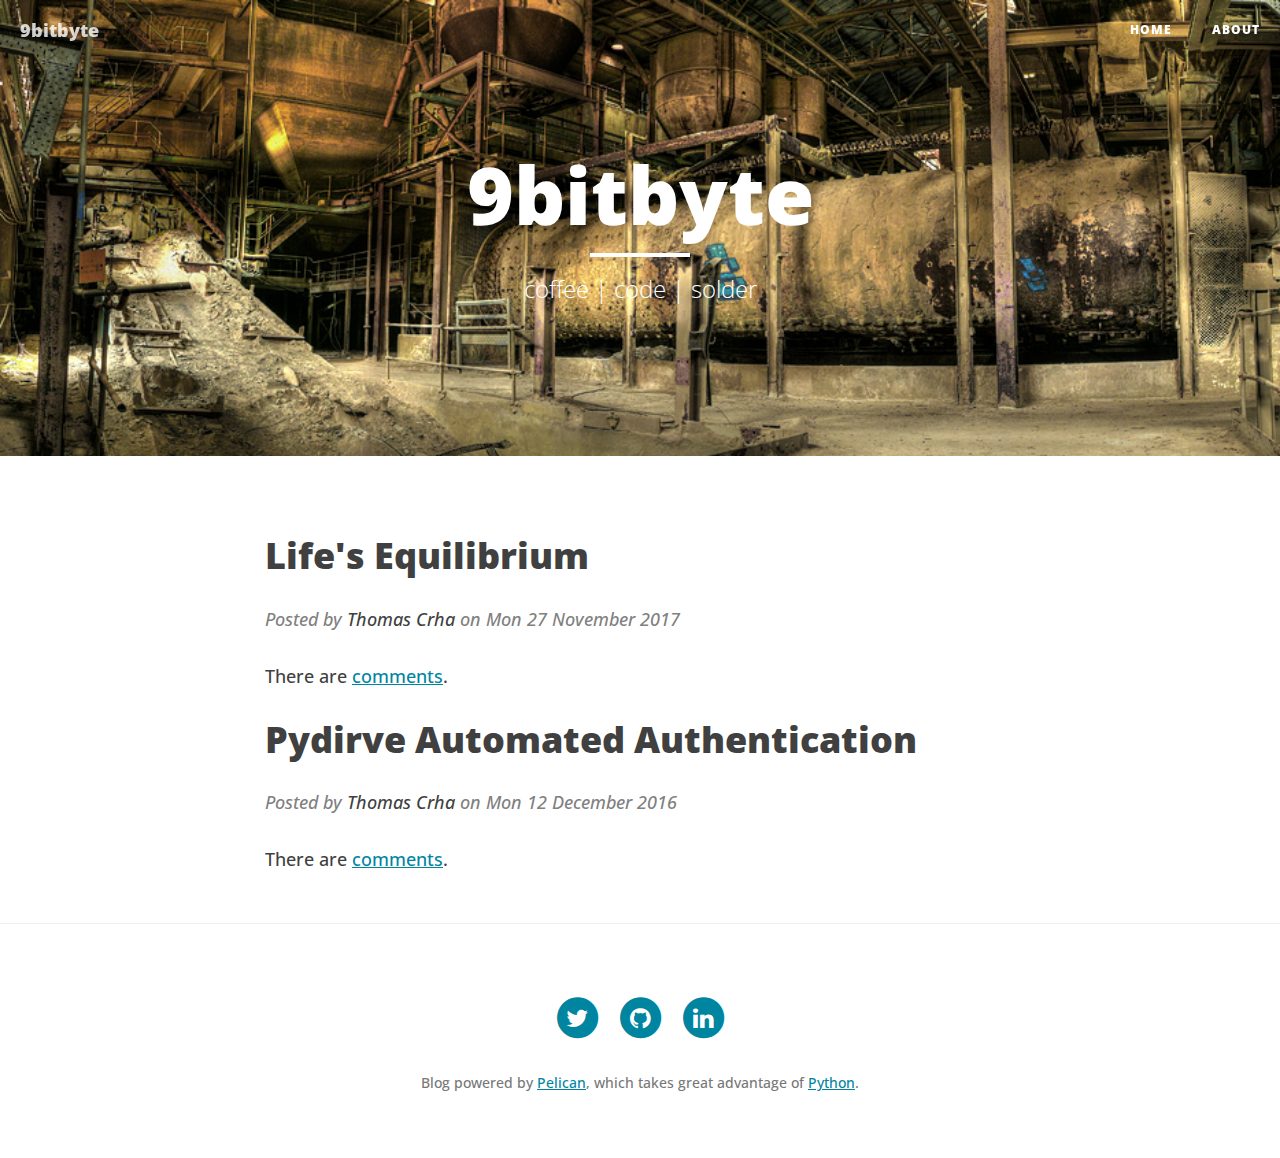
<file: index.html>
<!DOCTYPE html>
<html lang="en">

<head>
        <meta charset="utf-8">
        <meta http-equiv="X-UA-Compatible" content="IE=edge">
        <meta name="viewport" content="width=device-width, initial-scale=1">


        <title>9bitbyte</title>

        <!-- Bootstrap Core CSS -->
        <link href="https://thomascrha.github.io/theme/css/bootstrap.min.css" rel="stylesheet">

        <!-- Custom CSS -->
        <link href="https://thomascrha.github.io/theme/css/clean-blog.min.css" rel="stylesheet">

        <!-- Code highlight color scheme -->
            <link href="https://thomascrha.github.io/theme/css/code_blocks/tomorrow_night.css" rel="stylesheet">


        <!-- Custom Fonts -->
        <link href="https://maxcdn.bootstrapcdn.com/font-awesome/4.5.0/css/font-awesome.min.css" rel="stylesheet" type="text/css">
        <link href='https://fonts.googleapis.com/css?family=Lora:400,700,400italic,700italic' rel='stylesheet' type='text/css'>
        <link href='https://fonts.googleapis.com/css?family=Open+Sans:300italic,400italic,600italic,700italic,800italic,400,300,600,700,800' rel='stylesheet' type='text/css'>

        <!-- HTML5 Shim and Respond.js IE8 support of HTML5 elements and media queries -->
        <!-- WARNING: Respond.js doesn't work if you view the page via file:// -->
        <!--[if lt IE 9]>
            <script src="https://oss.maxcdn.com/libs/html5shiv/3.7.0/html5shiv.js"></script>
            <script src="https://oss.maxcdn.com/libs/respond.js/1.4.2/respond.min.js"></script>
        <![endif]-->

                <meta property="og:locale" content="">
		<meta property="og:site_name" content="9bitbyte">
            <meta name="twitter:card" content="summary_large_image">
            <meta name="twitter:site" content="@bitbyte9">
            <meta name="twitter:title" content="9bitbyte">
            <meta name="twitter:description" content="coffee | code | solder">
                <meta name="twitter:image" content="https://thomascrha.github.io/images/background.jpg">
</head>

<body>

    <!-- Navigation -->
    <nav class="navbar navbar-default navbar-custom navbar-fixed-top">
        <div class="container-fluid">
            <!-- Brand and toggle get grouped for better mobile display -->
            <div class="navbar-header page-scroll">
                <button type="button" class="navbar-toggle" data-toggle="collapse" data-target="#bs-example-navbar-collapse-1">
                    <span class="sr-only">Toggle navigation</span>
                    <span class="icon-bar"></span>
                    <span class="icon-bar"></span>
                    <span class="icon-bar"></span>
                </button>
                <a class="navbar-brand" href="https://thomascrha.github.io/">9bitbyte</a>
            </div>

            <!-- Collect the nav links, forms, and other content for toggling -->
            <div class="collapse navbar-collapse" id="bs-example-navbar-collapse-1">
                <ul class="nav navbar-nav navbar-right">
                        <li><a href="/">Home</a></li>
                        <li><a href="/about/">About</a></li>

                </ul>
            </div>
            <!-- /.navbar-collapse -->
        </div>
        <!-- /.container -->
    </nav>

    <!-- Page Header -->
    <!-- Set your background image for this header on the line below. -->
        <header class="intro-header" style="background-image: url('images/background.jpg')">
        <div class="container">
            <div class="row">
                <div class="col-lg-8 col-lg-offset-2 col-md-10 col-md-offset-1">
                    <div class="page-heading">
                        <h1>9bitbyte</h1>
                            <hr class="small">
                            <span class="subheading">coffee | code | solder</span>
                    </div>
                </div>
            </div>
        </div>
    </header>

    <!-- Main Content -->
    <div class="container">
        <div class="row">
            <div class="col-lg-8 col-lg-offset-2 col-md-10 col-md-offset-1">
        <div class="post-preview">
            <a href="https://thomascrha.github.io/life-equilibrium.html" rel="bookmark" title="Permalink to Life's Equilibrium">
                <h2 class="post-title">
                    Life's Equilibrium
                </h2>
            </a>
                <p class="article-summary">
                </p>
            <p class="post-meta">Posted by
                    <a href="https://thomascrha.github.io/author/thomas-crha.html">Thomas Crha</a>
                 on Mon 27 November 2017
            </p>
<p>There are <a data-disqus-identifier="life-equilibrium.html" href="https://thomascrha.github.io/life-equilibrium.html#disqus_thread">comments</a>.</p>        </div>
        <div class="post-preview">
            <a href="https://thomascrha.github.io/pydirve-automated-authentication.html" rel="bookmark" title="Permalink to Pydirve Automated Authentication">
                <h2 class="post-title">
                    Pydirve Automated Authentication
                </h2>
            </a>
                <p class="article-summary">
                </p>
            <p class="post-meta">Posted by
                    <a href="https://thomascrha.github.io/author/thomas-crha.html">Thomas Crha</a>
                 on Mon 12 December 2016
            </p>
<p>There are <a data-disqus-identifier="pydirve-automated-authentication.html" href="https://thomascrha.github.io/pydirve-automated-authentication.html#disqus_thread">comments</a>.</p>        </div>

            </div>
        </div>
    </div>

    <hr>

    <!-- Footer -->
    <footer>
        <div class="container">
            <div class="row">
                <div class="col-lg-8 col-lg-offset-2 col-md-10 col-md-offset-1">
                    <ul class="list-inline text-center">
                            <li>
                                <a href="http://twitter.com/bitbyte9">
                                    <span class="fa-stack fa-lg">
                                        <i class="fa fa-circle fa-stack-2x"></i>
                                        <i class="fa fa-twitter fa-stack-1x fa-inverse"></i>
                                    </span>
                                </a>
                            </li>
                            <li>
                                <a href="http://github.com/moosethemucha">
                                    <span class="fa-stack fa-lg">
                                        <i class="fa fa-circle fa-stack-2x"></i>
                                        <i class="fa fa-github fa-stack-1x fa-inverse"></i>
                                    </span>
                                </a>
                            </li>
                            <li>
                                <a href="https://linkedin.com/in/thomascrha">
                                    <span class="fa-stack fa-lg">
                                        <i class="fa fa-circle fa-stack-2x"></i>
                                        <i class="fa fa-linkedin fa-stack-1x fa-inverse"></i>
                                    </span>
                                </a>
                            </li>
                    </ul>
<p class="copyright text-muted">
    Blog powered by <a href="http://getpelican.com">Pelican</a>,
    which takes great advantage of <a href="http://python.org">Python</a>.
</p>                </div>
            </div>
        </div>
    </footer>

    <!-- jQuery -->
    <script src="https://thomascrha.github.io/theme/js/jquery.min.js"></script>

    <!-- Bootstrap Core JavaScript -->
    <script src="https://thomascrha.github.io/theme/js/bootstrap.min.js"></script>

        <!-- Custom Theme JavaScript -->
        <script src="https://thomascrha.github.io/theme/js/clean-blog.min.js"></script>

<script type="text/javascript">
    var disqus_shortname = 'thomascrha-github-io';
    (function () {
        var s = document.createElement('script'); s.async = true;
        s.type = 'text/javascript';
        s.src = '//' + disqus_shortname + '.disqus.com/count.js';
        (document.getElementsByTagName('HEAD')[0] || document.getElementsByTagName('BODY')[0]).appendChild(s);
    }());
</script>
</body>

</html>
</file>
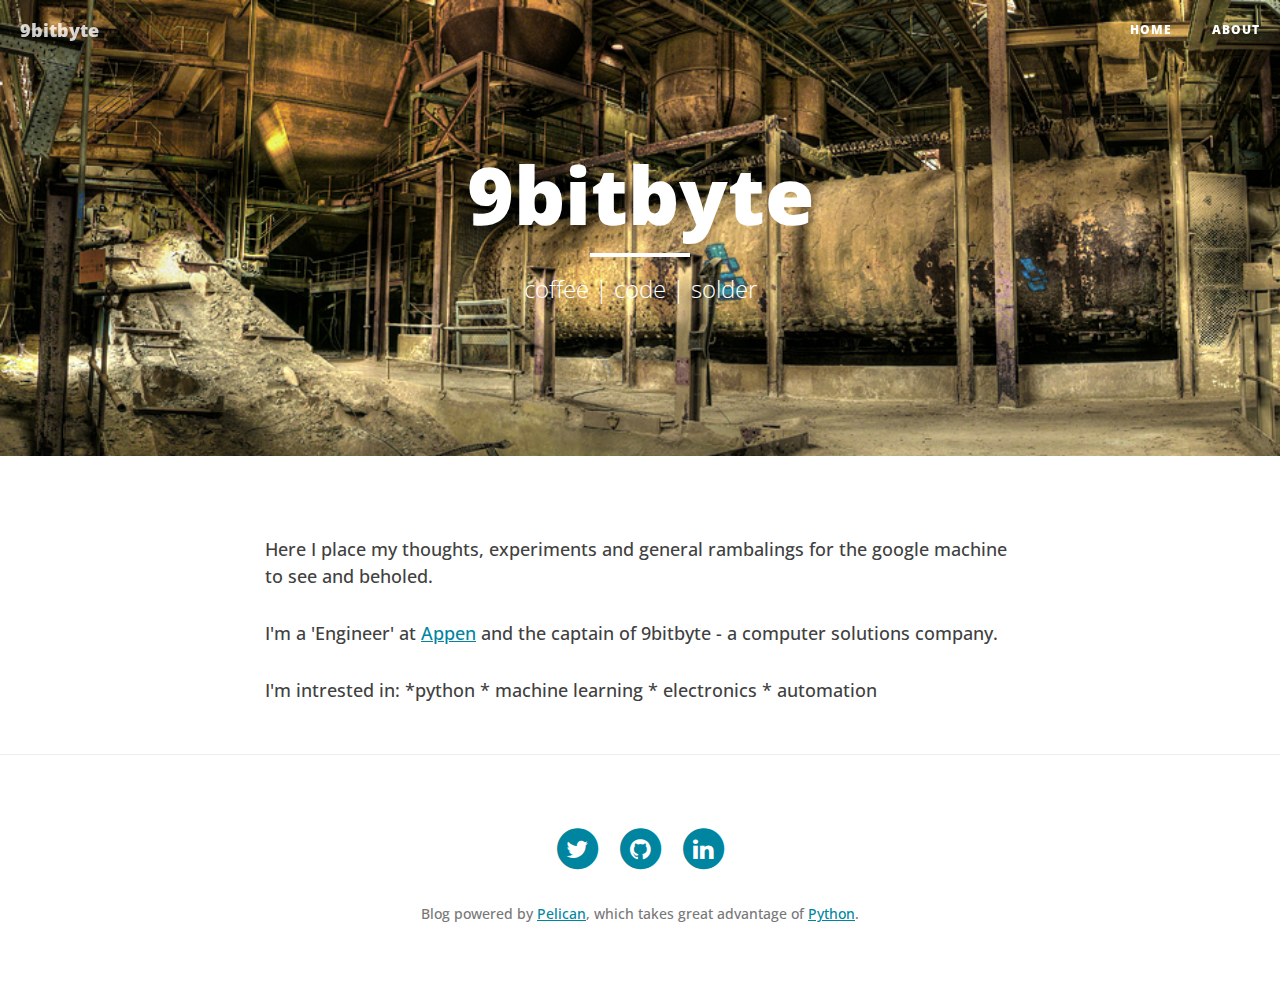
<file: about/index.html>
<!DOCTYPE html>
<html lang="en">

<head>
        <meta charset="utf-8">
        <meta http-equiv="X-UA-Compatible" content="IE=edge">
        <meta name="viewport" content="width=device-width, initial-scale=1">


        <title>About</title>

        <!-- Bootstrap Core CSS -->
        <link href="https://thomascrha.github.io/theme/css/bootstrap.min.css" rel="stylesheet">

        <!-- Custom CSS -->
        <link href="https://thomascrha.github.io/theme/css/clean-blog.min.css" rel="stylesheet">

        <!-- Code highlight color scheme -->
            <link href="https://thomascrha.github.io/theme/css/code_blocks/tomorrow_night.css" rel="stylesheet">


        <!-- Custom Fonts -->
        <link href="https://maxcdn.bootstrapcdn.com/font-awesome/4.5.0/css/font-awesome.min.css" rel="stylesheet" type="text/css">
        <link href='https://fonts.googleapis.com/css?family=Lora:400,700,400italic,700italic' rel='stylesheet' type='text/css'>
        <link href='https://fonts.googleapis.com/css?family=Open+Sans:300italic,400italic,600italic,700italic,800italic,400,300,600,700,800' rel='stylesheet' type='text/css'>

        <!-- HTML5 Shim and Respond.js IE8 support of HTML5 elements and media queries -->
        <!-- WARNING: Respond.js doesn't work if you view the page via file:// -->
        <!--[if lt IE 9]>
            <script src="https://oss.maxcdn.com/libs/html5shiv/3.7.0/html5shiv.js"></script>
            <script src="https://oss.maxcdn.com/libs/respond.js/1.4.2/respond.min.js"></script>
        <![endif]-->

                <meta property="og:locale" content="">
		<meta property="og:site_name" content="9bitbyte">
            <meta name="twitter:card" content="summary_large_image">
            <meta name="twitter:site" content="@bitbyte9">
            <meta name="twitter:title" content="9bitbyte">
            <meta name="twitter:description" content="coffee | code | solder">
                <meta name="twitter:image" content="https://thomascrha.github.io/images/background.jpg">
</head>

<body>

    <!-- Navigation -->
    <nav class="navbar navbar-default navbar-custom navbar-fixed-top">
        <div class="container-fluid">
            <!-- Brand and toggle get grouped for better mobile display -->
            <div class="navbar-header page-scroll">
                <button type="button" class="navbar-toggle" data-toggle="collapse" data-target="#bs-example-navbar-collapse-1">
                    <span class="sr-only">Toggle navigation</span>
                    <span class="icon-bar"></span>
                    <span class="icon-bar"></span>
                    <span class="icon-bar"></span>
                </button>
                <a class="navbar-brand" href="https://thomascrha.github.io/">9bitbyte</a>
            </div>

            <!-- Collect the nav links, forms, and other content for toggling -->
            <div class="collapse navbar-collapse" id="bs-example-navbar-collapse-1">
                <ul class="nav navbar-nav navbar-right">
                        <li><a href="/">Home</a></li>
                        <li><a href="/about/">About</a></li>

                </ul>
            </div>
            <!-- /.navbar-collapse -->
        </div>
        <!-- /.container -->
    </nav>

    <!-- Page Header -->
        <header class="intro-header" style="background-image: url('/images/background.jpg')">
        <div class="container">
            <div class="row">
                <div class="col-lg-8 col-lg-offset-2 col-md-10 col-md-offset-1">
                    <div class="page-heading">
                        <h1>9bitbyte</h1>
                            <hr class="small">
                            <span class="subheading">coffee | code | solder</span>
                    </div>
                </div>
            </div>
        </div>
    </header>



    <!-- Main Content -->
    <div class="container">
        <div class="row">
            <div class="col-lg-8 col-lg-offset-2 col-md-10 col-md-offset-1">
    <article>
        <p>Here I place my thoughts, experiments and general rambalings for the google machine to see and beholed. </p>
<p>I'm a 'Engineer' at <a href="http://appen.com/" title="Appen's Homepage">Appen</a> and the captain of 9bitbyte - a computer solutions company.</p>
<p>I'm intrested in:
*python
* machine learning
* electronics
* automation  </p>
    </article>
            </div>
        </div>
    </div>

    <hr>

    <!-- Footer -->
    <footer>
        <div class="container">
            <div class="row">
                <div class="col-lg-8 col-lg-offset-2 col-md-10 col-md-offset-1">
                    <ul class="list-inline text-center">
                            <li>
                                <a href="http://twitter.com/bitbyte9">
                                    <span class="fa-stack fa-lg">
                                        <i class="fa fa-circle fa-stack-2x"></i>
                                        <i class="fa fa-twitter fa-stack-1x fa-inverse"></i>
                                    </span>
                                </a>
                            </li>
                            <li>
                                <a href="http://github.com/moosethemucha">
                                    <span class="fa-stack fa-lg">
                                        <i class="fa fa-circle fa-stack-2x"></i>
                                        <i class="fa fa-github fa-stack-1x fa-inverse"></i>
                                    </span>
                                </a>
                            </li>
                            <li>
                                <a href="https://linkedin.com/in/thomascrha">
                                    <span class="fa-stack fa-lg">
                                        <i class="fa fa-circle fa-stack-2x"></i>
                                        <i class="fa fa-linkedin fa-stack-1x fa-inverse"></i>
                                    </span>
                                </a>
                            </li>
                    </ul>
<p class="copyright text-muted">
    Blog powered by <a href="http://getpelican.com">Pelican</a>,
    which takes great advantage of <a href="http://python.org">Python</a>.
</p>                </div>
            </div>
        </div>
    </footer>

    <!-- jQuery -->
    <script src="https://thomascrha.github.io/theme/js/jquery.min.js"></script>

    <!-- Bootstrap Core JavaScript -->
    <script src="https://thomascrha.github.io/theme/js/bootstrap.min.js"></script>

        <!-- Custom Theme JavaScript -->
        <script src="https://thomascrha.github.io/theme/js/clean-blog.min.js"></script>

<script type="text/javascript">
    var disqus_shortname = 'thomascrha-github-io';
    (function () {
        var s = document.createElement('script'); s.async = true;
        s.type = 'text/javascript';
        s.src = '//' + disqus_shortname + '.disqus.com/count.js';
        (document.getElementsByTagName('HEAD')[0] || document.getElementsByTagName('BODY')[0]).appendChild(s);
    }());
</script>
</body>

</html>
</file>
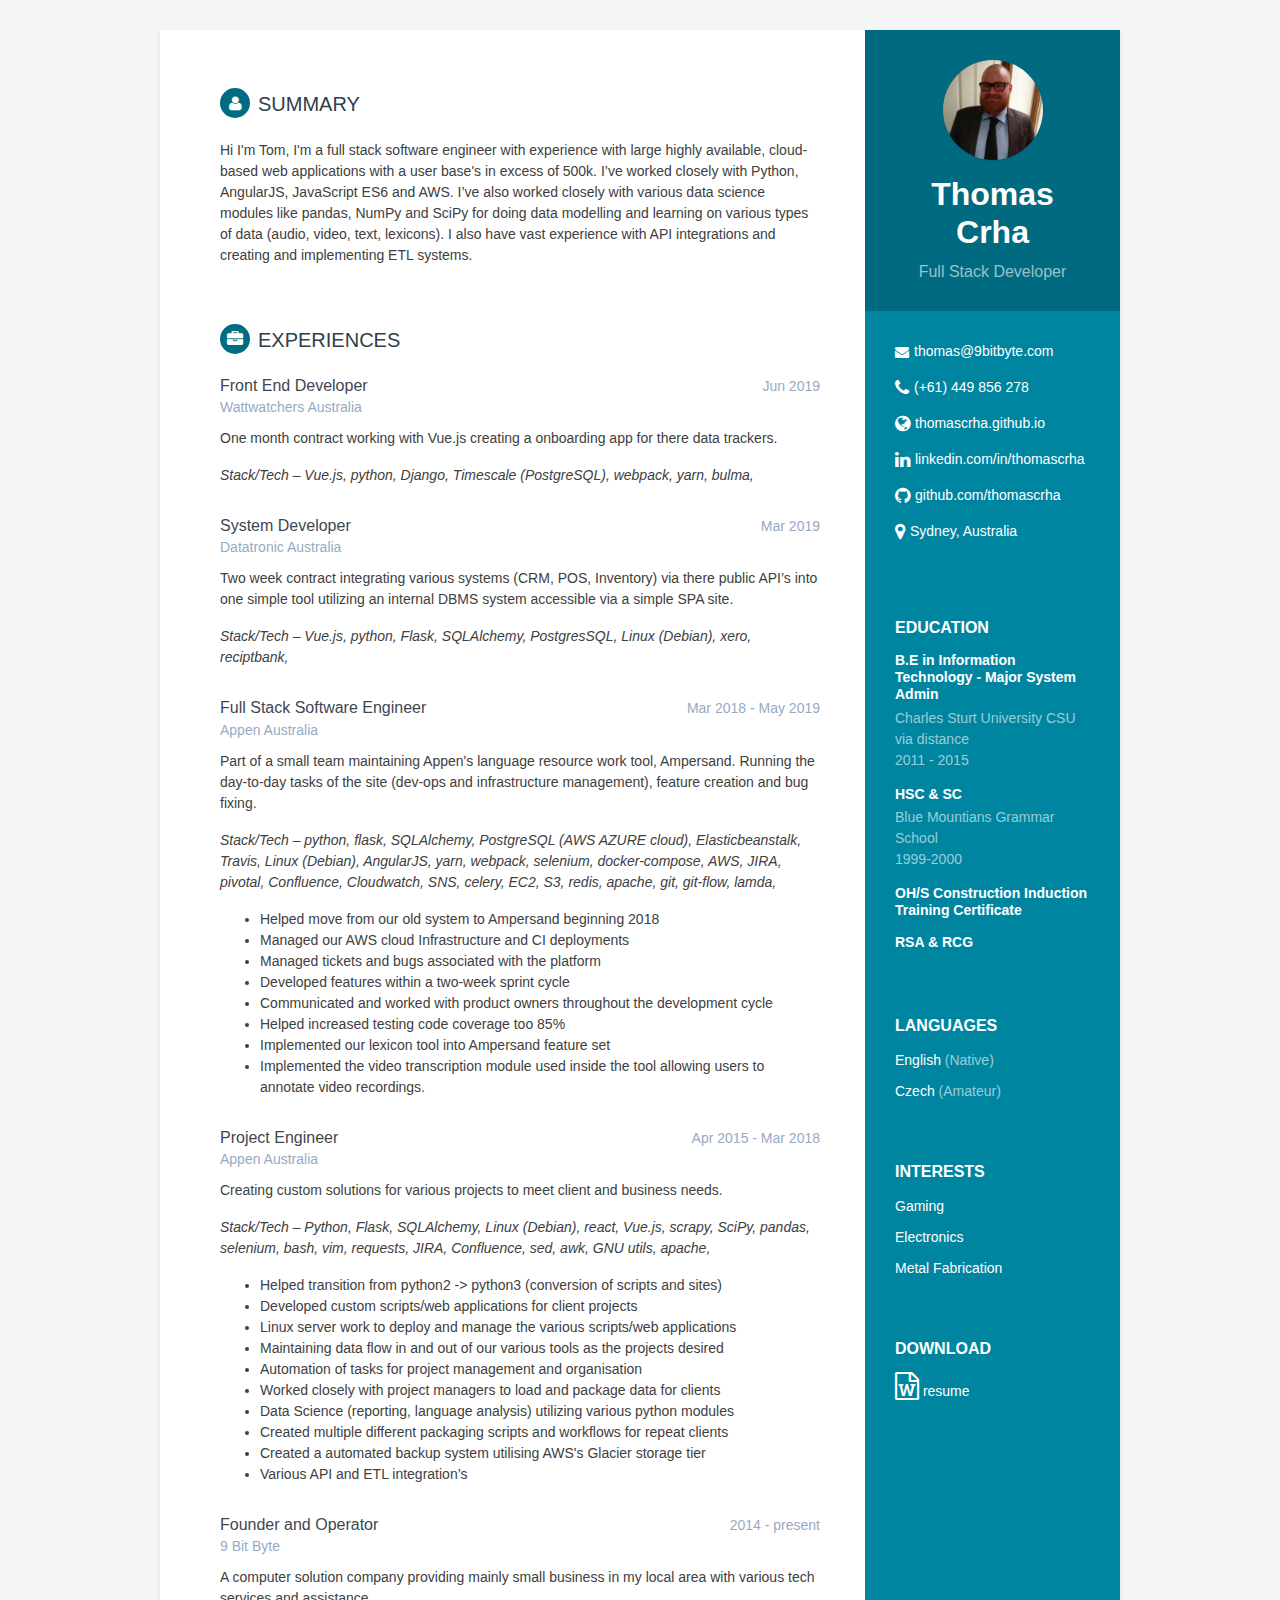
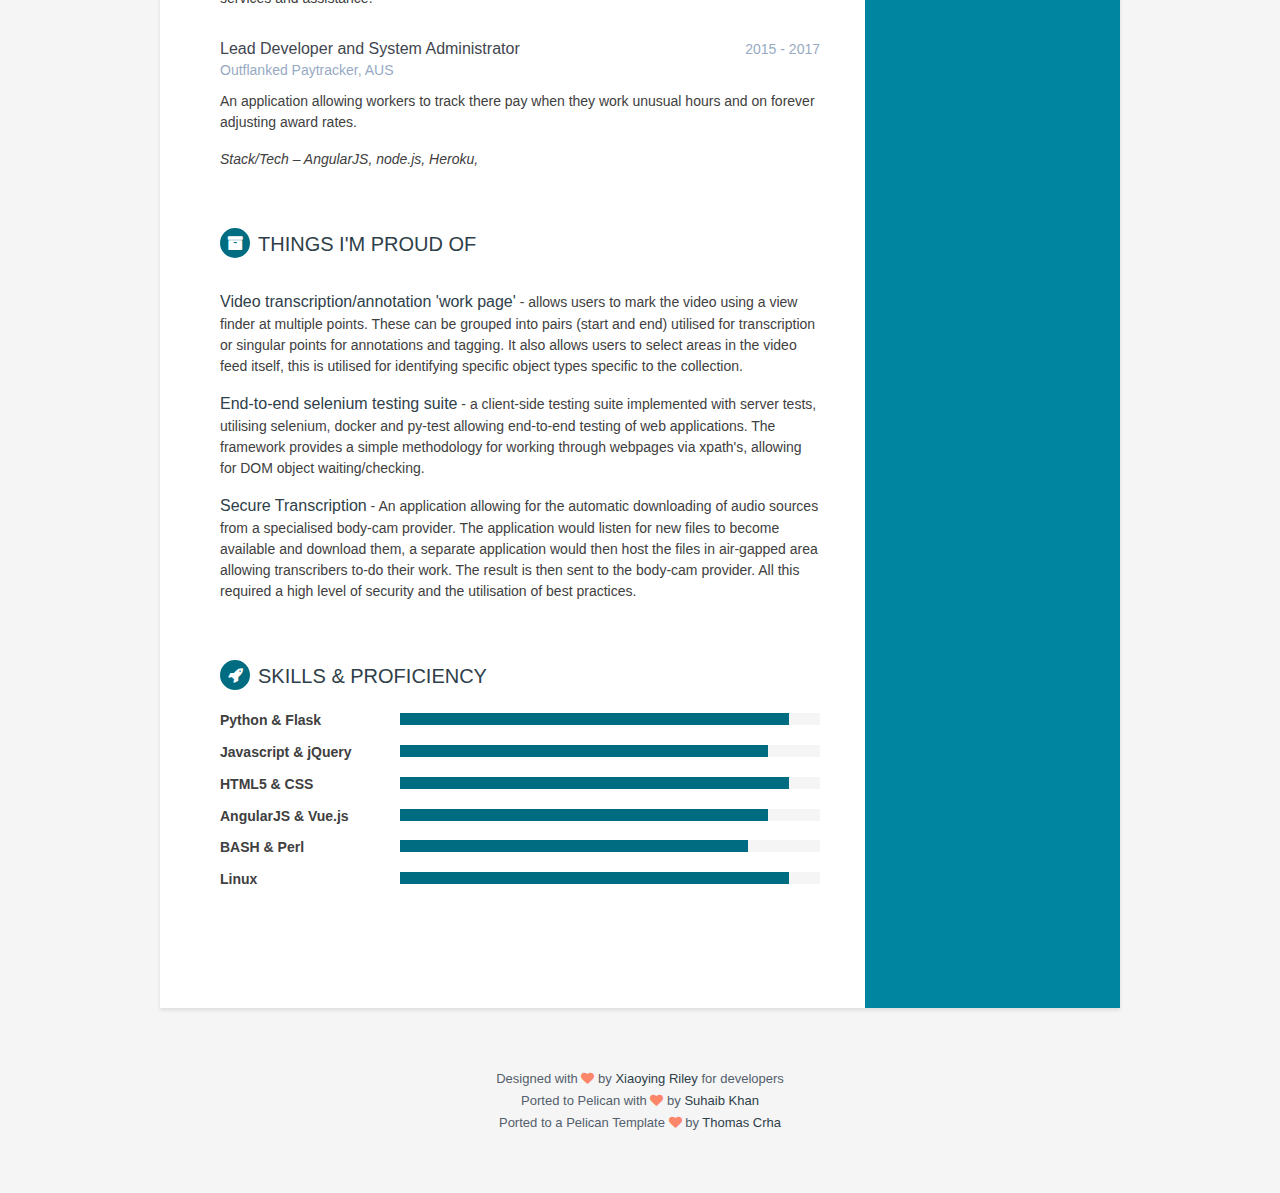
<file: resume/index.html>
<!DOCTYPE html>
<html lang="en">
<head>
    <link href='//fonts.googleapis.com/css?family=Source+Sans+Pro:300,400,700,400italic' rel='stylesheet' type='text/css'>

    <link rel="stylesheet" type="text/css" href="https://thomascrha.github.io/static/css/fontawesome.min.css">
    <link rel="stylesheet" type="text/css" href="https://thomascrha.github.io/static/css/bootstrap.min.css">

    <link rel="stylesheet" type="text/css" href="https://thomascrha.github.io/static/css/main.css" />





    <meta charset="utf-8" />
    <meta http-equiv="X-UA-Compatible" content="IE=edge" />
    <meta name="HandheldFriendly" content="True" />
    <meta name="viewport" content="width=device-width, initial-scale=1.0" />
    <meta name="robots" content="" />


    <meta name="author" content="Thomas Crha" />
    <meta name="description" content="" />
    <title>9bitbyte</title>

</head>

<body id="index" class="home">
    <!-- <a href="http://github.com/moosethemucha">
<img style="position: absolute; top: 0; right: 0; border: 0;" src="https://s3.amazonaws.com/github/ribbons/forkme_right_red_aa0000.png" alt="Fork me on GitHub" />
</a>
 -->

<div class="wrapper">
<!-- Use icons from fontawesome when you are adding new item in the contact list  -->             
 
<div class="sidebar-wrapper">
    <div class="profile-container">
        <img class="profile-img" src="https://thomascrha.github.io/images/profile.png" alt="profile picture" />
        <h1 class="name">Thomas Crha</h1>
        <h3 class="tagline">Full Stack Developer</h3>
    </div><!--//profile-container-->
    
    <div class="contact-container container-block">
        <ul class="list-unstyled contact-list">
           
            <li class="email"><i class="fa fa-envelope"></i><a href="mailto: thomas@9bitbyte.com">thomas@9bitbyte.com</a></li>
            
            <li class="phone"><i class="fa fa-phone"></i><a href="tel:(+61) 449 856 278">(+61) 449 856 278</a></li>
            
            <li class="website"><i class="fa fa-globe"></i><a href="http://thomascrha.github.io" target="_blank">thomascrha.github.io</a></li>
            
            <li class="linkedin"><i class="fa fa-linkedin"></i><a href="https://in.linkedin.com/in/thomascrha" target="_blank">linkedin.com/in/thomascrha</a></li>
            
            <li class="github"><i class="fa fa-github"></i><a href="http://github.com/thomascrha" target="_blank">github.com/thomascrha</a></li>
            
            <li class="location"><i class="fa fa-map-marker"></i><a href="https://goo.gl/maps/8v3rqbG4tePHxCNE6" target="_blank">Sydney, Australia</a></li>
            
        </ul>
    </div><!--//contact-container-->
<div class="education-container container-block">
<h2 class="container-block-title">Education</h2>
    <div class="item">
	    <h4 class="degree">B.E in Information Technology - Major System Admin </h4>
	    <h7 class="meta">Charles Sturt University CSU via distance</h7>
	    <div class="time">2011 - 2015</div>
	</div><!--//item-->
    <div class="item">
	    <h4 class="degree">HSC &amp; SC</h4>
	    <h7 class="meta">Blue Mountians Grammar School</h7>
	    <div class="time">1999-2000</div>
	</div><!--//item-->
    <div class="item">
	    <h4 class="degree">OH/S Construction Induction Training Certificate</h4>
	    <h7 class="meta"></h7>
	    <div class="time"></div>
	</div><!--//item-->
    <div class="item">
	    <h4 class="degree">RSA &amp; RCG</h4>
	    <h7 class="meta"></h7>
	    <div class="time"></div>
	</div><!--//item-->
</div><!--//education-container-->
<div class="languages-container container-block">
	<h2 class="container-block-title">Languages</h2>
	<ul class="list-unstyled interests-list">
		<li>English <span class="lang-desc">(Native)</span></li>
		<li>Czech <span class="lang-desc">(Amateur)</span></li>
	</ul>
</div><!--//interests-->
<div class="interests-container container-block">
	<h2 class="container-block-title">Interests</h2>
	<ul class="list-unstyled interests-list">
		   <li>Gaming</li>
		   <li>Electronics</li>
		   <li>Metal Fabrication</li>
	</ul>
</div><!--//interests-->
   <div class="download-container container-block">
       <h2 class="container-block-title">Download</h2>
       <ul class="list-unstyled downloads-list">
            <li class="docx"><a href='https://thomascrha.github.io/images/resume.docx'><i class="fa fa-2x fa-file-word-o"></i> resume</a></li>
       </ul>
        
   </div>
</div><!--//sidebar-wrapper-->    <div class="main-wrapper">
       
<section class="section summary-section">
<h2 class="section-title"><i class="fa fa-user"></i>Summary</h2>
<div class="summary">
    <p>Hi I'm Tom, I'm a full stack software engineer with experience with large highly available, cloud-based web applications with a user base's in excess of 500k. I’ve worked closely with Python, AngularJS, JavaScript ES6 and AWS. I’ve also worked closely with various data science modules like pandas, NumPy and SciPy for doing data modelling and learning on various types of data (audio, video, text, lexicons). I also have vast experience with API integrations and creating and implementing ETL systems.</p>
</div><!--//summary-->
</section><!--//section-->

<section class="section experiences-section">
    <h2 class="section-title"><i class="fa fa-briefcase"></i>Experiences</h2>
        <div class="item">
            <div class="meta">
                <div class="upper-row">
                    <h3 class="job-title">Front End Developer</h3>
                    <div class="time">Jun 2019</div>
                </div><!--//upper-row-->
                <div class="company">Wattwatchers Australia</div>
            </div><!--//meta-->
            <div class="details">
                <p>One month contract working with Vue.js creating a onboarding app for there data trackers.</p>
            </div><!--//details-->
            <div class="stack-tech"> 
                <p>
                    <i>Stack/Tech – </i>
                        <i>Vue.js, </i>
                        <i>python, </i>
                        <i>Django, </i>
                        <i>Timescale (PostgreSQL), </i>
                        <i>webpack, </i>
                        <i>yarn, </i>
                        <i>bulma, </i>
                </p>
            </div><!--//tech-stack-->
            <div class="achievements">
                <ul>
                </ul>
            </div><!--//achievements-->
        </div><!--//item-->
        <div class="item">
            <div class="meta">
                <div class="upper-row">
                    <h3 class="job-title">System Developer</h3>
                    <div class="time">Mar 2019</div>
                </div><!--//upper-row-->
                <div class="company">Datatronic Australia</div>
            </div><!--//meta-->
            <div class="details">
                <p>Two week contract integrating various systems (CRM, POS, Inventory) via there public API’s into one simple tool utilizing an internal DBMS system accessible via a simple SPA site.</p>
            </div><!--//details-->
            <div class="stack-tech"> 
                <p>
                    <i>Stack/Tech – </i>
                        <i>Vue.js, </i>
                        <i>python, </i>
                        <i>Flask, </i>
                        <i>SQLAlchemy, </i>
                        <i>PostgresSQL, </i>
                        <i>Linux (Debian), </i>
                        <i>xero, </i>
                        <i>reciptbank, </i>
                </p>
            </div><!--//tech-stack-->
            <div class="achievements">
                <ul>
                </ul>
            </div><!--//achievements-->
        </div><!--//item-->
        <div class="item">
            <div class="meta">
                <div class="upper-row">
                    <h3 class="job-title">Full Stack Software Engineer</h3>
                    <div class="time">Mar 2018 - May 2019</div>
                </div><!--//upper-row-->
                <div class="company">Appen Australia</div>
            </div><!--//meta-->
            <div class="details">
                <p>Part of a small team maintaining Appen's language resource work tool, Ampersand. Running the day-to-day tasks of the site (dev-ops and infrastructure management), feature creation and bug fixing.</p>
            </div><!--//details-->
            <div class="stack-tech"> 
                <p>
                    <i>Stack/Tech – </i>
                        <i>python, </i>
                        <i>flask, </i>
                        <i>SQLAlchemy, </i>
                        <i>PostgreSQL (AWS AZURE cloud), </i>
                        <i>Elasticbeanstalk, </i>
                        <i>Travis, </i>
                        <i>Linux (Debian), </i>
                        <i>AngularJS, </i>
                        <i>yarn, </i>
                        <i>webpack, </i>
                        <i>selenium, </i>
                        <i>docker-compose, </i>
                        <i>AWS, </i>
                        <i>JIRA, </i>
                        <i>pivotal, </i>
                        <i>Confluence, </i>
                        <i>Cloudwatch, </i>
                        <i>SNS, </i>
                        <i>celery, </i>
                        <i>EC2, </i>
                        <i>S3, </i>
                        <i>redis, </i>
                        <i>apache, </i>
                        <i>git, </i>
                        <i>git-flow, </i>
                        <i>lamda, </i>
                </p>
            </div><!--//tech-stack-->
            <div class="achievements">
                <ul>
                    <li>Helped move from our old system to Ampersand beginning 2018</li>
                    <li>Managed our AWS cloud Infrastructure and CI deployments</li>
                    <li>Managed tickets and bugs associated with the platform</li>
                    <li>Developed features within a two-week sprint cycle</li>
                    <li>Communicated and worked with product owners throughout the development cycle</li>
                    <li>Helped increased testing code coverage too 85%</li>
                    <li>Implemented our lexicon tool into Ampersand feature set</li>
                    <li>Implemented the video transcription module used inside the tool allowing users to annotate video recordings.</li>
                </ul>
            </div><!--//achievements-->
        </div><!--//item-->
        <div class="item">
            <div class="meta">
                <div class="upper-row">
                    <h3 class="job-title">Project Engineer</h3>
                    <div class="time">Apr 2015 - Mar 2018</div>
                </div><!--//upper-row-->
                <div class="company">Appen Australia</div>
            </div><!--//meta-->
            <div class="details">
                <p>Creating custom solutions for various projects to meet client and business needs.</p>
            </div><!--//details-->
            <div class="stack-tech"> 
                <p>
                    <i>Stack/Tech – </i>
                        <i>Python, </i>
                        <i>Flask, </i>
                        <i>SQLAlchemy, </i>
                        <i>Linux (Debian), </i>
                        <i>react, </i>
                        <i>Vue.js, </i>
                        <i>scrapy, </i>
                        <i>SciPy, </i>
                        <i>pandas, </i>
                        <i>selenium, </i>
                        <i>bash, </i>
                        <i>vim, </i>
                        <i>requests, </i>
                        <i>JIRA, </i>
                        <i>Confluence, </i>
                        <i>sed, </i>
                        <i>awk, </i>
                        <i>GNU utils, </i>
                        <i>apache, </i>
                </p>
            </div><!--//tech-stack-->
            <div class="achievements">
                <ul>
                    <li>Helped transition from python2 -> python3 (conversion of scripts and sites)</li>
                    <li>Developed custom scripts/web applications for client projects</li>
                    <li>Linux server work to deploy and manage the various scripts/web applications</li>
                    <li>Maintaining data flow in and out of our various tools as the projects desired</li>
                    <li>Automation of tasks for project management and organisation</li>
                    <li>Worked closely with project managers to load and package data for clients</li>
                    <li>Data Science (reporting, language analysis) utilizing various python modules</li>
                    <li>Created multiple different packaging scripts and workflows for repeat clients</li>
                    <li>Created a automated backup system utilising AWS's Glacier storage tier</li>
                    <li>Various API and ETL integration’s</li>
                </ul>
            </div><!--//achievements-->
        </div><!--//item-->
        <div class="item">
            <div class="meta">
                <div class="upper-row">
                    <h3 class="job-title">Founder and Operator</h3>
                    <div class="time">2014 - present</div>
                </div><!--//upper-row-->
                <div class="company">9 Bit Byte</div>
            </div><!--//meta-->
            <div class="details">
                <p>A computer solution company providing mainly small business in my local area with various tech services and assistance.</p>
            </div><!--//details-->
            <div class="achievements">
                <ul>
                </ul>
            </div><!--//achievements-->
        </div><!--//item-->
        <div class="item">
            <div class="meta">
                <div class="upper-row">
                    <h3 class="job-title">Lead Developer and System Administrator</h3>
                    <div class="time">2015 - 2017</div>
                </div><!--//upper-row-->
                <div class="company">Outflanked Paytracker, AUS</div>
            </div><!--//meta-->
            <div class="details">
                <p>An application allowing workers to track there pay when they work unusual hours and on forever adjusting award rates.</p>
            </div><!--//details-->
            <div class="stack-tech"> 
                <p>
                    <i>Stack/Tech – </i>
                        <i>AngularJS, </i>
                        <i>node.js, </i>
                        <i>Heroku, </i>
                </p>
            </div><!--//tech-stack-->
            <div class="achievements">
                <ul>
                </ul>
            </div><!--//achievements-->
        </div><!--//item-->
    
</section><!--//section-->
                    
<section class="section projects-section">
    <h2 class="section-title"><i class="fa fa-archive"></i>Things I'm Proud of</h2>
    <div class="intro">
        <p></p>
    </div><!--//intro-->
        <div class="item">
            <span class="project-title"><a href="#hook">Video transcription/annotation 'work page'</a></span> - <span class="project-tagline">allows users to mark the video using a view finder at multiple 
		points. These can be grouped into pairs (start and end) utilised for 
		transcription or singular points for annotations and tagging. It also allows 
		users to select areas in the video feed itself, this is utilised for 
		identifying specific object types specific to the collection.</span>
        </div><!--//item-->
        <div class="item">
            <span class="project-title"><a href="#hook">End-to-end selenium testing suite</a></span> - <span class="project-tagline">a client-side testing suite implemented with server tests, 
		utilising selenium, docker and py-test allowing end-to-end testing of web 
		applications. The framework provides a simple methodology for working through 
		webpages via xpath's, allowing for DOM object waiting/checking.
								</span>
        </div><!--//item-->
        <div class="item">
            <span class="project-title"><a href="#hook">Secure Transcription</a></span> - <span class="project-tagline">An application allowing for the automatic downloading of
		audio sources from a specialised body-cam provider. The application would listen 
		for new files to become available and download them, a separate application would 
		then host the files in air-gapped area allowing transcribers to-do their work. 
		The result is then sent to the body-cam provider. All this required a high level 
		of security and the utilisation of best practices.</span>
        </div><!--//item-->
</section><!--//section-->
                    
<section class="skills-section section">
    <h2 class="section-title"><i class="fa fa-rocket"></i>Skills &amp; Proficiency</h2>
    <div class="skillset">        
            <div class="item">
                <h3 class="level-title">Python &amp; Flask</h3>
                <div class="level-bar">
                    <div class="level-bar-inner" data-level="95%">
                    </div>                                      
                </div><!--//level-bar-->                                 
            </div><!--//item-->
            <div class="item">
                <h3 class="level-title">Javascript &amp; jQuery</h3>
                <div class="level-bar">
                    <div class="level-bar-inner" data-level="90%">
                    </div>                                      
                </div><!--//level-bar-->                                 
            </div><!--//item-->
            <div class="item">
                <h3 class="level-title">HTML5 &amp; CSS</h3>
                <div class="level-bar">
                    <div class="level-bar-inner" data-level="95%">
                    </div>                                      
                </div><!--//level-bar-->                                 
            </div><!--//item-->
            <div class="item">
                <h3 class="level-title">AngularJS &amp; Vue.js</h3>
                <div class="level-bar">
                    <div class="level-bar-inner" data-level="90%">
                    </div>                                      
                </div><!--//level-bar-->                                 
            </div><!--//item-->
            <div class="item">
                <h3 class="level-title">BASH &amp; Perl</h3>
                <div class="level-bar">
                    <div class="level-bar-inner" data-level="85%">
                    </div>                                      
                </div><!--//level-bar-->                                 
            </div><!--//item-->
            <div class="item">
                <h3 class="level-title">Linux</h3>
                <div class="level-bar">
                    <div class="level-bar-inner" data-level="95%">
                    </div>                                      
                </div><!--//level-bar-->                                 
            </div><!--//item-->
    </div>  
</section><!--//skills-section-->
        
    </div><!--//main-body-->
</div>

    <footer class="footer">
        <div class="text-center">
            <small class="copyright">Designed with <i class="fa fa-heart"></i> by <a href="http://themes.3rdwavemedia.com" target="_blank" rel="nofollow">Xiaoying Riley</a> for developers</small>
            <br>
            <small class="copyright">Ported to Pelican with <i class="fa fa-heart"></i> by <a href="https://github.com/suheb/resume" target="_blank" rel="nofollow">Suhaib Khan</a></small>
            <br>
            <small class="copyright">Ported to a Pelican Template <i class="fa fa-heart"></i> by <a href="https://thomascrha.github.io" target="_blank" rel="nofollow">Thomas Crha</a></small>
        </div><!--//container-->
    </footer><!--//footer-->
    <script src="https://thomascrha.github.io/static/js/jquery-1.12.4.min.js"></script>
    <!-- <script src="https://cdnjs.cloudflare.com/ajax/libs/popper.js/1.14.7/umd/popper.min.js" integrity="sha384-UO2eT0CpHqdSJQ6hJty5KVphtPhzWj9WO1clHTMGa3JDZwrnQq4sF86dIHNDz0W1" crossorigin="anonymous"></script> -->
    <script type="text/javascript" src="https://thomascrha.github.io/static/js/bootstrap.min.js"></script>
    <script type="text/javascript" src="https://thomascrha.github.io/static/js/main.js"></script>
</body>
</html>
</file>
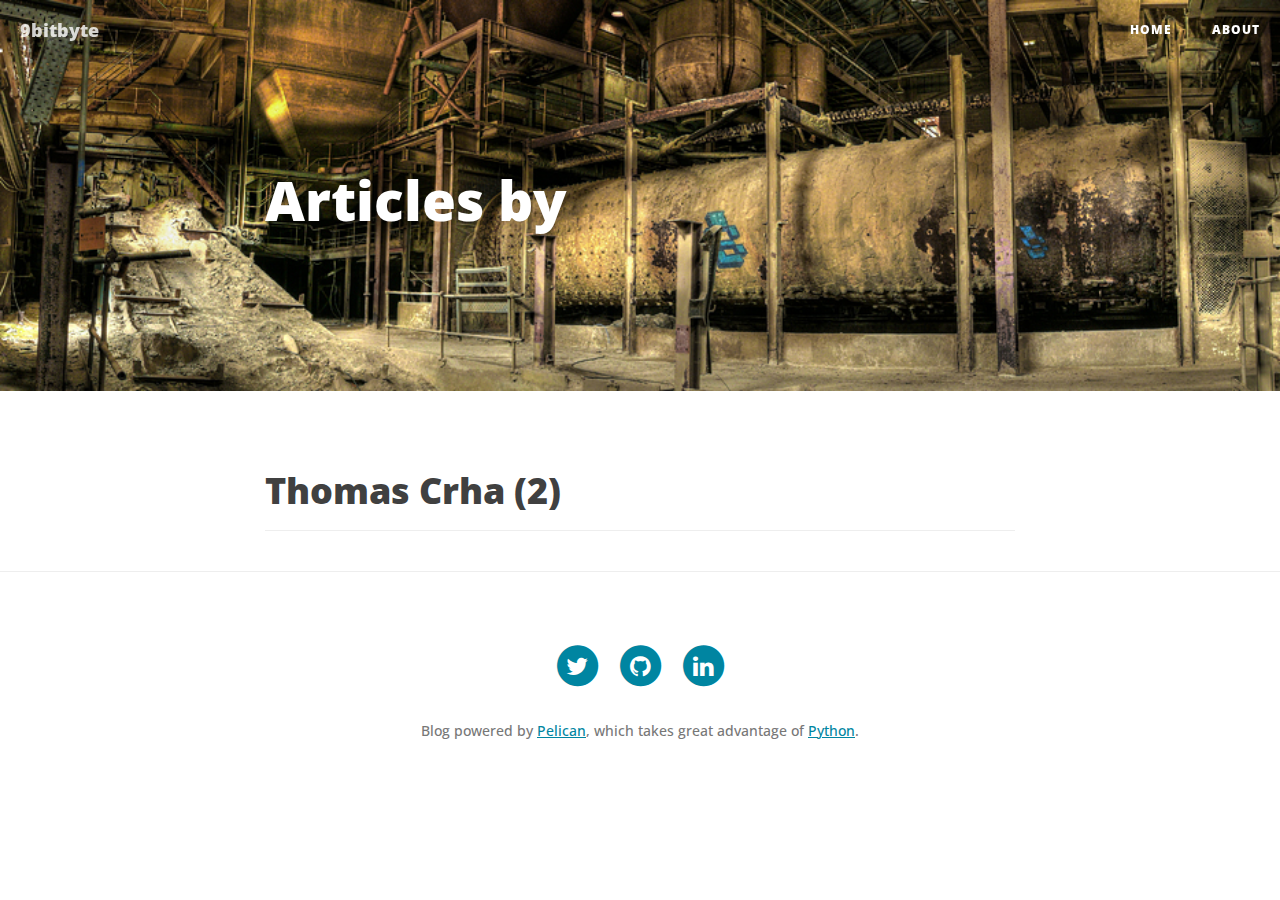
<file: authors.html>
<!DOCTYPE html>
<html lang="en">

<head>
        <meta charset="utf-8">
        <meta http-equiv="X-UA-Compatible" content="IE=edge">
        <meta name="viewport" content="width=device-width, initial-scale=1">


        <title>9bitbyte - Authors</title>

        <!-- Bootstrap Core CSS -->
        <link href="https://thomascrha.github.io/theme/css/bootstrap.min.css" rel="stylesheet">

        <!-- Custom CSS -->
        <link href="https://thomascrha.github.io/theme/css/clean-blog.min.css" rel="stylesheet">

        <!-- Code highlight color scheme -->
            <link href="https://thomascrha.github.io/theme/css/code_blocks/tomorrow_night.css" rel="stylesheet">


        <!-- Custom Fonts -->
        <link href="https://maxcdn.bootstrapcdn.com/font-awesome/4.5.0/css/font-awesome.min.css" rel="stylesheet" type="text/css">
        <link href='https://fonts.googleapis.com/css?family=Lora:400,700,400italic,700italic' rel='stylesheet' type='text/css'>
        <link href='https://fonts.googleapis.com/css?family=Open+Sans:300italic,400italic,600italic,700italic,800italic,400,300,600,700,800' rel='stylesheet' type='text/css'>

        <!-- HTML5 Shim and Respond.js IE8 support of HTML5 elements and media queries -->
        <!-- WARNING: Respond.js doesn't work if you view the page via file:// -->
        <!--[if lt IE 9]>
            <script src="https://oss.maxcdn.com/libs/html5shiv/3.7.0/html5shiv.js"></script>
            <script src="https://oss.maxcdn.com/libs/respond.js/1.4.2/respond.min.js"></script>
        <![endif]-->

                <meta property="og:locale" content="">
		<meta property="og:site_name" content="9bitbyte">
            <meta name="twitter:card" content="summary_large_image">
            <meta name="twitter:site" content="@bitbyte9">
            <meta name="twitter:title" content="9bitbyte">
            <meta name="twitter:description" content="coffee | code | solder">
                <meta name="twitter:image" content="https://thomascrha.github.io/images/background.jpg">
</head>

<body>

    <!-- Navigation -->
    <nav class="navbar navbar-default navbar-custom navbar-fixed-top">
        <div class="container-fluid">
            <!-- Brand and toggle get grouped for better mobile display -->
            <div class="navbar-header page-scroll">
                <button type="button" class="navbar-toggle" data-toggle="collapse" data-target="#bs-example-navbar-collapse-1">
                    <span class="sr-only">Toggle navigation</span>
                    <span class="icon-bar"></span>
                    <span class="icon-bar"></span>
                    <span class="icon-bar"></span>
                </button>
                <a class="navbar-brand" href="https://thomascrha.github.io/">9bitbyte</a>
            </div>

            <!-- Collect the nav links, forms, and other content for toggling -->
            <div class="collapse navbar-collapse" id="bs-example-navbar-collapse-1">
                <ul class="nav navbar-nav navbar-right">
                        <li><a href="/">Home</a></li>
                        <li><a href="/about/">About</a></li>

                </ul>
            </div>
            <!-- /.navbar-collapse -->
        </div>
        <!-- /.container -->
    </nav>

    <!-- Page Header -->
        <header class="intro-header" style="background-image: url('images/background.jpg')">
        <div class="container">
            <div class="row">
                <div class="col-lg-8 col-lg-offset-2 col-md-10 col-md-offset-1">
                    <div class="post-heading">
                        <h1>Articles by </h1>
                    </div>
                </div>
            </div>
        </div>
    </header>

    <!-- Main Content -->
    <div class="container">
        <div class="row">
            <div class="col-lg-8 col-lg-offset-2 col-md-10 col-md-offset-1">
        <div class="post-preview">
            <a href="https://thomascrha.github.io/author/thomas-crha.html" rel="bookmark">
                <h2 class="post-title">
                    Thomas Crha (2)
                </h2>
            </a>
        </div>
        <hr>
            </div>
        </div>
    </div>

    <hr>

    <!-- Footer -->
    <footer>
        <div class="container">
            <div class="row">
                <div class="col-lg-8 col-lg-offset-2 col-md-10 col-md-offset-1">
                    <ul class="list-inline text-center">
                            <li>
                                <a href="http://twitter.com/bitbyte9">
                                    <span class="fa-stack fa-lg">
                                        <i class="fa fa-circle fa-stack-2x"></i>
                                        <i class="fa fa-twitter fa-stack-1x fa-inverse"></i>
                                    </span>
                                </a>
                            </li>
                            <li>
                                <a href="http://github.com/moosethemucha">
                                    <span class="fa-stack fa-lg">
                                        <i class="fa fa-circle fa-stack-2x"></i>
                                        <i class="fa fa-github fa-stack-1x fa-inverse"></i>
                                    </span>
                                </a>
                            </li>
                            <li>
                                <a href="https://linkedin.com/in/thomascrha">
                                    <span class="fa-stack fa-lg">
                                        <i class="fa fa-circle fa-stack-2x"></i>
                                        <i class="fa fa-linkedin fa-stack-1x fa-inverse"></i>
                                    </span>
                                </a>
                            </li>
                    </ul>
<p class="copyright text-muted">
    Blog powered by <a href="http://getpelican.com">Pelican</a>,
    which takes great advantage of <a href="http://python.org">Python</a>.
</p>                </div>
            </div>
        </div>
    </footer>

    <!-- jQuery -->
    <script src="https://thomascrha.github.io/theme/js/jquery.min.js"></script>

    <!-- Bootstrap Core JavaScript -->
    <script src="https://thomascrha.github.io/theme/js/bootstrap.min.js"></script>

        <!-- Custom Theme JavaScript -->
        <script src="https://thomascrha.github.io/theme/js/clean-blog.min.js"></script>

<script type="text/javascript">
    var disqus_shortname = 'thomascrha-github-io';
    (function () {
        var s = document.createElement('script'); s.async = true;
        s.type = 'text/javascript';
        s.src = '//' + disqus_shortname + '.disqus.com/count.js';
        (document.getElementsByTagName('HEAD')[0] || document.getElementsByTagName('BODY')[0]).appendChild(s);
    }());
</script>
</body>

</html>
</file>
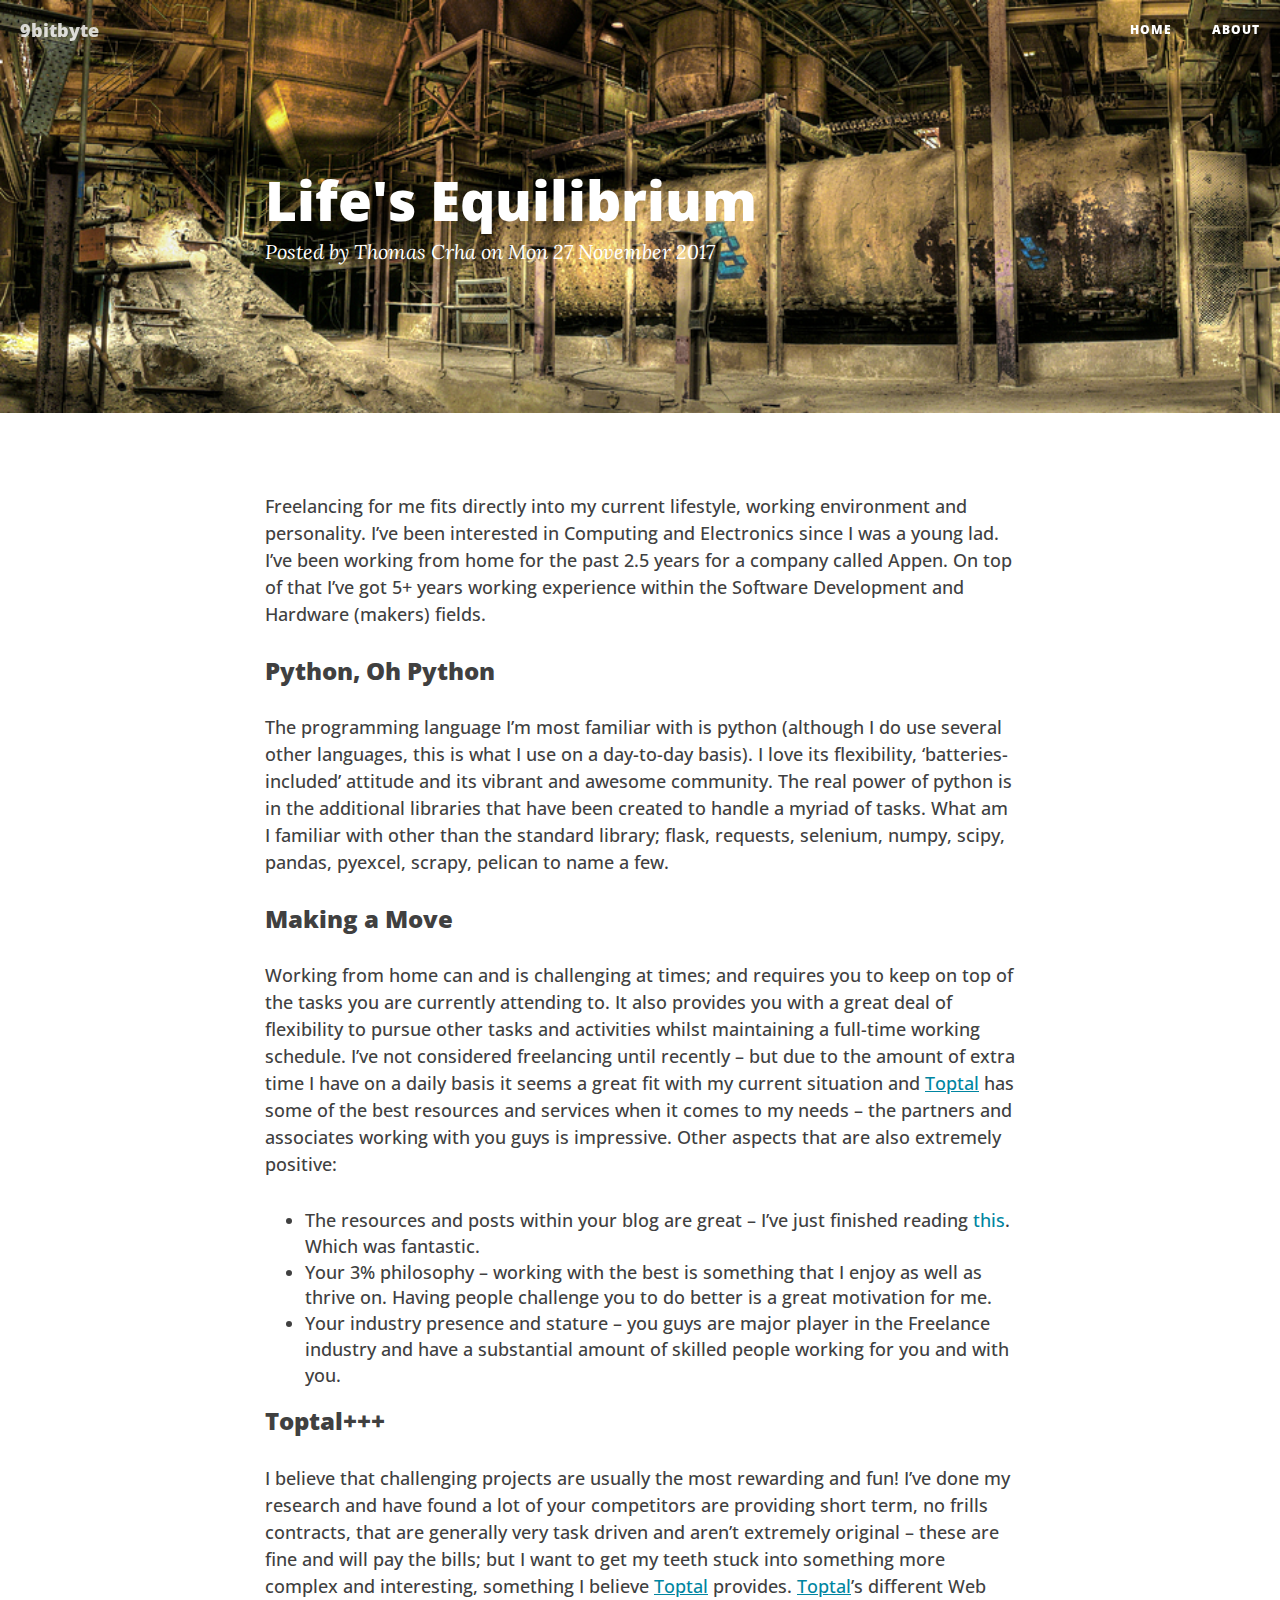
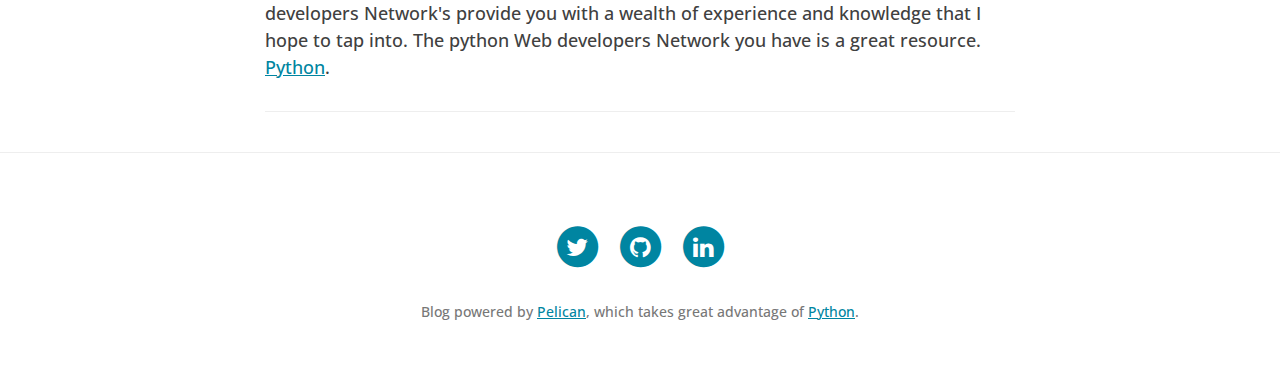
<file: life-equilibrium.html>
<!DOCTYPE html>
<html lang="en">

<head>
            <meta charset="utf-8">
        <meta http-equiv="X-UA-Compatible" content="IE=edge">
        <meta name="viewport" content="width=device-width, initial-scale=1">


        <title>Life's Equilibrium</title>

        <!-- Bootstrap Core CSS -->
        <link href="https://thomascrha.github.io/theme/css/bootstrap.min.css" rel="stylesheet">

        <!-- Custom CSS -->
        <link href="https://thomascrha.github.io/theme/css/clean-blog.min.css" rel="stylesheet">

        <!-- Code highlight color scheme -->
            <link href="https://thomascrha.github.io/theme/css/code_blocks/tomorrow_night.css" rel="stylesheet">


        <!-- Custom Fonts -->
        <link href="https://maxcdn.bootstrapcdn.com/font-awesome/4.5.0/css/font-awesome.min.css" rel="stylesheet" type="text/css">
        <link href='https://fonts.googleapis.com/css?family=Lora:400,700,400italic,700italic' rel='stylesheet' type='text/css'>
        <link href='https://fonts.googleapis.com/css?family=Open+Sans:300italic,400italic,600italic,700italic,800italic,400,300,600,700,800' rel='stylesheet' type='text/css'>

        <!-- HTML5 Shim and Respond.js IE8 support of HTML5 elements and media queries -->
        <!-- WARNING: Respond.js doesn't work if you view the page via file:// -->
        <!--[if lt IE 9]>
            <script src="https://oss.maxcdn.com/libs/html5shiv/3.7.0/html5shiv.js"></script>
            <script src="https://oss.maxcdn.com/libs/respond.js/1.4.2/respond.min.js"></script>
        <![endif]-->




        <meta name="author" content="Thomas Crha">


	                <meta property="og:locale" content="">
		<meta property="og:site_name" content="9bitbyte">

	<meta property="og:type" content="article">
            <meta property="article:author" content="https://thomascrha.github.io/author/thomas-crha.html">
	<meta property="og:url" content="https://thomascrha.github.io/life-equilibrium.html">
	<meta property="og:title" content="Life's Equilibrium">
	<meta property="article:published_time" content="2017-11-27 15:54:00+11:00">

            <meta property="og:image" content="https://thomascrha.github.io/images/background.jpg">
        <meta name="twitter:card" content="summary_large_image">
        <meta name="twitter:site" content="@bitbyte9">
        <meta name="twitter:title" content="Life's Equilibrium">

            <meta name="twitter:image" content="https://thomascrha.github.io/images/background.jpg">

            <meta name="twitter:description" content="">
</head>

<body>

    <!-- Navigation -->
    <nav class="navbar navbar-default navbar-custom navbar-fixed-top">
        <div class="container-fluid">
            <!-- Brand and toggle get grouped for better mobile display -->
            <div class="navbar-header page-scroll">
                <button type="button" class="navbar-toggle" data-toggle="collapse" data-target="#bs-example-navbar-collapse-1">
                    <span class="sr-only">Toggle navigation</span>
                    <span class="icon-bar"></span>
                    <span class="icon-bar"></span>
                    <span class="icon-bar"></span>
                </button>
                <a class="navbar-brand" href="https://thomascrha.github.io/">9bitbyte</a>
            </div>

            <!-- Collect the nav links, forms, and other content for toggling -->
            <div class="collapse navbar-collapse" id="bs-example-navbar-collapse-1">
                <ul class="nav navbar-nav navbar-right">
                        <li><a href="/">Home</a></li>
                        <li><a href="/about/">About</a></li>

                </ul>
            </div>
            <!-- /.navbar-collapse -->
        </div>
        <!-- /.container -->
    </nav>

    <!-- Page Header -->
        <header class="intro-header" style="background-image: url('images/background.jpg')">
        <div class="container">
            <div class="row">
                <div class="col-lg-8 col-lg-offset-2 col-md-10 col-md-offset-1">
                    <div class="post-heading">
                        <h1>Life's Equilibrium</h1>
                        <span class="meta">Posted by
                                <a href="https://thomascrha.github.io/author/thomas-crha.html">Thomas Crha</a>
                             on Mon 27 November 2017
                        </span>
                        
                    </div>
                </div>
            </div>
        </div>
    </header>

    <!-- Main Content -->
    <div class="container">
        <div class="row">
            <div class="col-lg-8 col-lg-offset-2 col-md-10 col-md-offset-1">
    <!-- Post Content -->
    <article>
        <p>Freelancing for me fits directly into my current lifestyle, working environment and personality. I’ve been interested in Computing and Electronics since I was a young lad. I’ve been working from home for the past 2.5 years for a company called Appen. On top of that I’ve got 5+ years working experience within the Software Development and Hardware (makers) fields.</p>
<h3>Python, Oh Python</h3>

<p>The programming language I’m most familiar with is python (although I do use several other languages, this is what I use on a day-to-day basis). I love its flexibility, ‘batteries-included’ attitude and its vibrant and awesome community. The real power of python is in the additional libraries that have been created to handle a myriad of tasks. What am I familiar with other than the standard library; flask, requests, selenium, numpy, scipy, pandas, pyexcel, scrapy, pelican to name a few. </p>
<h3>Making a Move</h3>

<p>Working from home can and is challenging at times; and requires you to keep on top of the tasks you are currently attending to. It also provides you with a great deal of flexibility to pursue other tasks and activities whilst maintaining a full-time working schedule. I’ve not considered freelancing until recently – but due to the amount of extra time I have on a daily basis it seems a great fit with my current situation and <a href="https://www.toptal.com/web">Toptal</a> has some of the best resources and services when it comes to my needs – the partners and associates working with you guys is impressive. Other aspects that are also extremely positive:</p>
<ul>
<li>The resources and posts within your blog are great – I’ve just finished reading <a href="https://www.toptal.com/machine-learning/tensorflow-python-tutorial">this</a>. Which was fantastic.</li>
<li>Your 3% philosophy – working with the best is something that I enjoy as well as thrive on. Having people challenge you to do better is a great motivation for me.</li>
<li>Your industry presence and stature – you guys are major player in the Freelance industry and have a substantial amount of skilled people working for you and with you.</li>
</ul>
<h3>Toptal+++</h3>

<p>I believe that challenging projects are usually the most rewarding and fun! I’ve done my research and have found a lot of your competitors are providing short term, no frills contracts, that are generally very task driven and aren’t extremely original – these are fine and will pay the bills; but I want to get my teeth stuck into something more complex and interesting, something I believe <a href="https://www.toptal.com/web">Toptal</a> provides. <a href="https://www.toptal.com/web">Toptal</a>’s different Web developers Network's provide you with a wealth of experience and knowledge that I hope to tap into. The python Web developers Network you have is a great resource. <a href="https://www.toptal.com/python">Python</a>.</p>
    </article>


    <hr>
	<script type="text/javascript">
    	    var disqus_shortname = 'thomascrha-github-io';
            (function () {
            	var s = document.createElement('script'); s.async = true;
            	s.type = 'text/javascript';
            	s.src = '//' + disqus_shortname + '.disqus.com/count.js';
            	(document.getElementsByTagName('HEAD')[0] || document.getElementsByTagName('BODY')[0]).appendChild(s);
            }());
	</script>
 
            </div>
        </div>
    </div>

    <hr>

    <!-- Footer -->
    <footer>
        <div class="container">
            <div class="row">
                <div class="col-lg-8 col-lg-offset-2 col-md-10 col-md-offset-1">
                    <ul class="list-inline text-center">
                            <li>
                                <a href="http://twitter.com/bitbyte9">
                                    <span class="fa-stack fa-lg">
                                        <i class="fa fa-circle fa-stack-2x"></i>
                                        <i class="fa fa-twitter fa-stack-1x fa-inverse"></i>
                                    </span>
                                </a>
                            </li>
                            <li>
                                <a href="http://github.com/moosethemucha">
                                    <span class="fa-stack fa-lg">
                                        <i class="fa fa-circle fa-stack-2x"></i>
                                        <i class="fa fa-github fa-stack-1x fa-inverse"></i>
                                    </span>
                                </a>
                            </li>
                            <li>
                                <a href="https://linkedin.com/in/thomascrha">
                                    <span class="fa-stack fa-lg">
                                        <i class="fa fa-circle fa-stack-2x"></i>
                                        <i class="fa fa-linkedin fa-stack-1x fa-inverse"></i>
                                    </span>
                                </a>
                            </li>
                    </ul>
<p class="copyright text-muted">
    Blog powered by <a href="http://getpelican.com">Pelican</a>,
    which takes great advantage of <a href="http://python.org">Python</a>.
</p>                </div>
            </div>
        </div>
    </footer>

    <!-- jQuery -->
    <script src="https://thomascrha.github.io/theme/js/jquery.min.js"></script>

    <!-- Bootstrap Core JavaScript -->
    <script src="https://thomascrha.github.io/theme/js/bootstrap.min.js"></script>

        <!-- Custom Theme JavaScript -->
        <script src="https://thomascrha.github.io/theme/js/clean-blog.min.js"></script>

<script type="text/javascript">
    var disqus_shortname = 'thomascrha-github-io';
    (function () {
        var s = document.createElement('script'); s.async = true;
        s.type = 'text/javascript';
        s.src = '//' + disqus_shortname + '.disqus.com/count.js';
        (document.getElementsByTagName('HEAD')[0] || document.getElementsByTagName('BODY')[0]).appendChild(s);
    }());
</script>
</body>

</html>
</file>
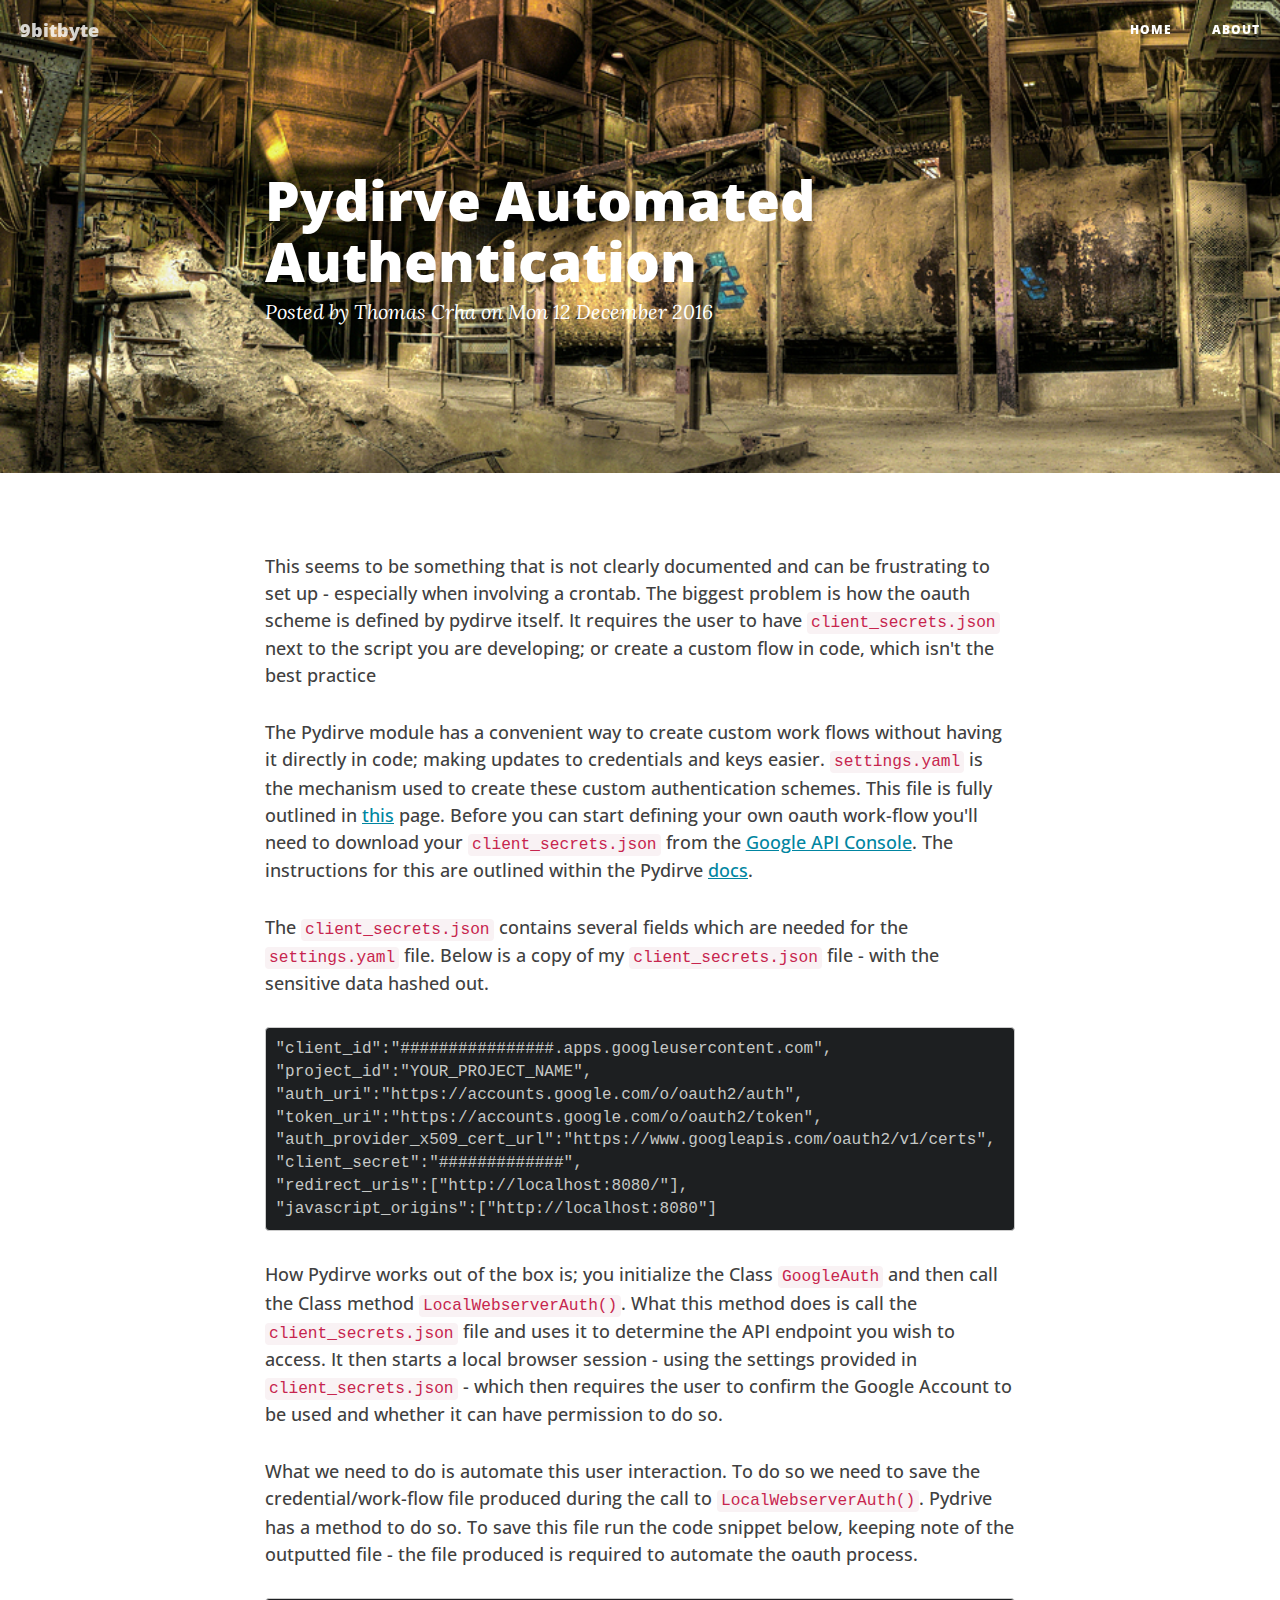
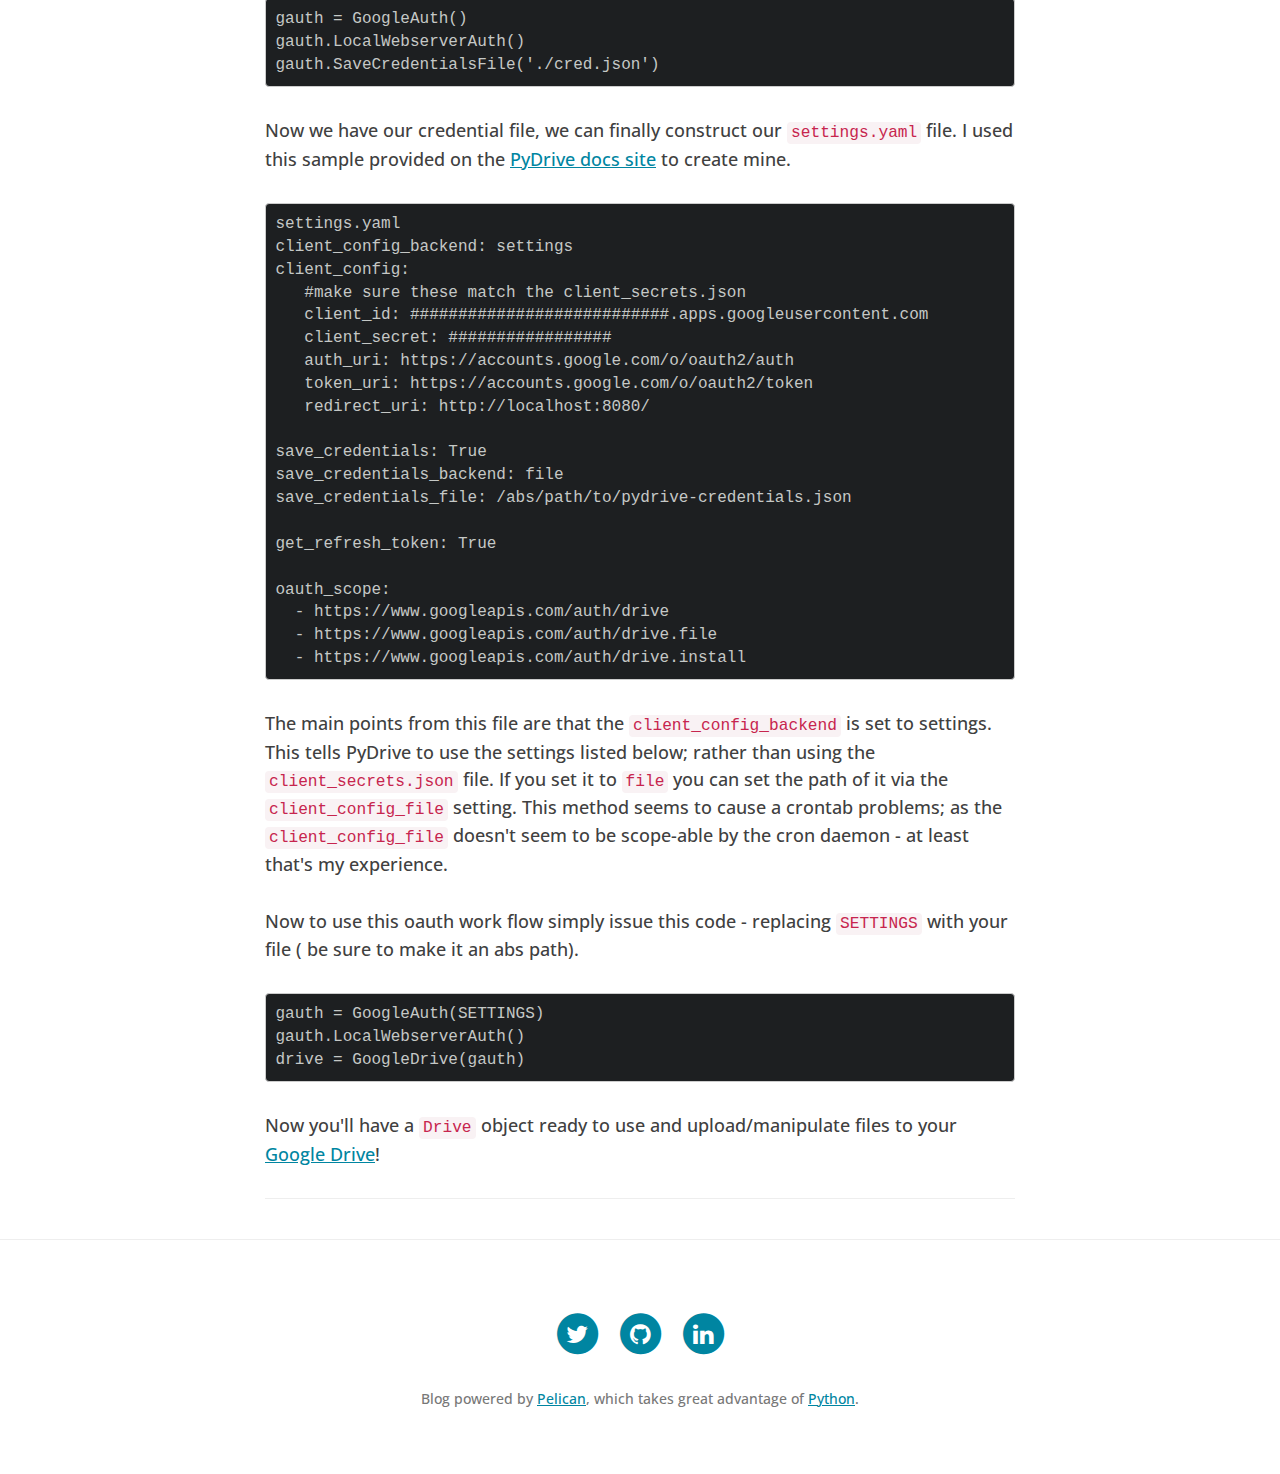
<file: pydirve-automated-authentication.html>
<!DOCTYPE html>
<html lang="en">

<head>
            <meta charset="utf-8">
        <meta http-equiv="X-UA-Compatible" content="IE=edge">
        <meta name="viewport" content="width=device-width, initial-scale=1">


        <title>Pydirve Automated Authentication</title>

        <!-- Bootstrap Core CSS -->
        <link href="https://thomascrha.github.io/theme/css/bootstrap.min.css" rel="stylesheet">

        <!-- Custom CSS -->
        <link href="https://thomascrha.github.io/theme/css/clean-blog.min.css" rel="stylesheet">

        <!-- Code highlight color scheme -->
            <link href="https://thomascrha.github.io/theme/css/code_blocks/tomorrow_night.css" rel="stylesheet">


        <!-- Custom Fonts -->
        <link href="https://maxcdn.bootstrapcdn.com/font-awesome/4.5.0/css/font-awesome.min.css" rel="stylesheet" type="text/css">
        <link href='https://fonts.googleapis.com/css?family=Lora:400,700,400italic,700italic' rel='stylesheet' type='text/css'>
        <link href='https://fonts.googleapis.com/css?family=Open+Sans:300italic,400italic,600italic,700italic,800italic,400,300,600,700,800' rel='stylesheet' type='text/css'>

        <!-- HTML5 Shim and Respond.js IE8 support of HTML5 elements and media queries -->
        <!-- WARNING: Respond.js doesn't work if you view the page via file:// -->
        <!--[if lt IE 9]>
            <script src="https://oss.maxcdn.com/libs/html5shiv/3.7.0/html5shiv.js"></script>
            <script src="https://oss.maxcdn.com/libs/respond.js/1.4.2/respond.min.js"></script>
        <![endif]-->




        <meta name="author" content="Thomas Crha">


	                <meta property="og:locale" content="">
		<meta property="og:site_name" content="9bitbyte">

	<meta property="og:type" content="article">
            <meta property="article:author" content="https://thomascrha.github.io/author/thomas-crha.html">
	<meta property="og:url" content="https://thomascrha.github.io/pydirve-automated-authentication.html">
	<meta property="og:title" content="Pydirve Automated Authentication">
	<meta property="article:published_time" content="2016-12-12 21:36:00+11:00">

            <meta property="og:image" content="https://thomascrha.github.io/images/background.jpg">
        <meta name="twitter:card" content="summary_large_image">
        <meta name="twitter:site" content="@bitbyte9">
        <meta name="twitter:title" content="Pydirve Automated Authentication">

            <meta name="twitter:image" content="https://thomascrha.github.io/images/background.jpg">

            <meta name="twitter:description" content="">
</head>

<body>

    <!-- Navigation -->
    <nav class="navbar navbar-default navbar-custom navbar-fixed-top">
        <div class="container-fluid">
            <!-- Brand and toggle get grouped for better mobile display -->
            <div class="navbar-header page-scroll">
                <button type="button" class="navbar-toggle" data-toggle="collapse" data-target="#bs-example-navbar-collapse-1">
                    <span class="sr-only">Toggle navigation</span>
                    <span class="icon-bar"></span>
                    <span class="icon-bar"></span>
                    <span class="icon-bar"></span>
                </button>
                <a class="navbar-brand" href="https://thomascrha.github.io/">9bitbyte</a>
            </div>

            <!-- Collect the nav links, forms, and other content for toggling -->
            <div class="collapse navbar-collapse" id="bs-example-navbar-collapse-1">
                <ul class="nav navbar-nav navbar-right">
                        <li><a href="/">Home</a></li>
                        <li><a href="/about/">About</a></li>

                </ul>
            </div>
            <!-- /.navbar-collapse -->
        </div>
        <!-- /.container -->
    </nav>

    <!-- Page Header -->
        <header class="intro-header" style="background-image: url('images/background.jpg')">
        <div class="container">
            <div class="row">
                <div class="col-lg-8 col-lg-offset-2 col-md-10 col-md-offset-1">
                    <div class="post-heading">
                        <h1>Pydirve Automated Authentication</h1>
                        <span class="meta">Posted by
                                <a href="https://thomascrha.github.io/author/thomas-crha.html">Thomas Crha</a>
                             on Mon 12 December 2016
                        </span>
                        
                    </div>
                </div>
            </div>
        </div>
    </header>

    <!-- Main Content -->
    <div class="container">
        <div class="row">
            <div class="col-lg-8 col-lg-offset-2 col-md-10 col-md-offset-1">
    <!-- Post Content -->
    <article>
        <p>This seems to be something that is not clearly documented and can be frustrating to set up - especially when involving a crontab. The biggest problem is how the oauth scheme is defined by pydirve itself. It requires the user to have <code>client_secrets.json</code> next to the script you are developing; or create a custom flow in code, which isn't the best practice</p>
<p>The Pydirve module has a convenient way to create custom work flows without having it directly in code; making updates to credentials and keys easier. <code>settings.yaml</code> is the mechanism used to create these custom authentication schemes. This file is fully outlined in <a href="http://pythonhosted.org/PyDrive/oauth.html">this</a> page. Before you can start defining your own oauth work-flow you'll need to download your <code>client_secrets.json</code> from the <a href="https://console.developers.google.com">Google API Console</a>. The instructions for this are outlined within the Pydirve <a href="" title="https://pythonhosted.org/PyDrive/quickstart.html">docs</a>.</p>
<p>The <code>client_secrets.json</code> contains several fields which are needed for the <code>settings.yaml</code> file. Below is a copy of my <code>client_secrets.json</code> file - with the sensitive data hashed out.</p>
<div class="highlight"><pre><span></span>&quot;client_id&quot;:&quot;################.apps.googleusercontent.com&quot;,
&quot;project_id&quot;:&quot;YOUR_PROJECT_NAME&quot;,
&quot;auth_uri&quot;:&quot;https://accounts.google.com/o/oauth2/auth&quot;,
&quot;token_uri&quot;:&quot;https://accounts.google.com/o/oauth2/token&quot;,
&quot;auth_provider_x509_cert_url&quot;:&quot;https://www.googleapis.com/oauth2/v1/certs&quot;,
&quot;client_secret&quot;:&quot;#############&quot;,
&quot;redirect_uris&quot;:[&quot;http://localhost:8080/&quot;],
&quot;javascript_origins&quot;:[&quot;http://localhost:8080&quot;]
</pre></div>


<p>How Pydirve works out of the box is; you initialize the Class <code>GoogleAuth</code> and then call the Class method <code>LocalWebserverAuth()</code>. What this method does is call the <code>client_secrets.json</code> file and uses it to determine the API endpoint you wish to access. It then starts a local browser session - using the settings provided in <code>client_secrets.json</code> - which then requires the user to confirm the Google Account to be used and whether it can have permission to do so.</p>
<p>What we need to do is automate this user interaction. To do so we need to save the credential/work-flow file produced during the call to <code>LocalWebserverAuth()</code>. Pydrive has a method to do so. To save this file run the code snippet below, keeping note of the outputted file - the file produced is required to automate the oauth process.</p>
<div class="highlight"><pre><span></span>gauth = GoogleAuth()
gauth.LocalWebserverAuth()
gauth.SaveCredentialsFile(&#39;./cred.json&#39;)
</pre></div>


<p>Now we have our credential file, we can finally construct our <code>settings.yaml</code> file. I used this sample provided on the <a href="http://pythonhosted.org/PyDrive/oauth.html#sample-settings-yaml">PyDrive docs site</a> to create mine.</p>
<div class="highlight"><pre><span></span>settings.yaml
client_config_backend: settings
client_config:
   #make sure these match the client_secrets.json
   client_id: ###########################.apps.googleusercontent.com
   client_secret: #################
   auth_uri: https://accounts.google.com/o/oauth2/auth
   token_uri: https://accounts.google.com/o/oauth2/token
   redirect_uri: http://localhost:8080/ 

save_credentials: True  
save_credentials_backend: file  
save_credentials_file: /abs/path/to/pydrive-credentials.json

get_refresh_token: True

oauth_scope:
  - https://www.googleapis.com/auth/drive
  - https://www.googleapis.com/auth/drive.file
  - https://www.googleapis.com/auth/drive.install 
</pre></div>


<p>The main points from this file are that the <code>client_config_backend</code> is set to settings. This tells PyDrive to use the settings listed below; rather than using the <code>client_secrets.json</code> file. If you set it to <code>file</code> you can set the path of it via the <code>client_config_file</code> setting. This method seems to cause a crontab problems; as the <code>client_config_file</code> doesn't seem to be scope-able by the cron daemon - at least that's my experience. </p>
<p>Now to use this oauth work flow simply issue this code - replacing <code>SETTINGS</code> with your file ( be sure to make it an abs path).</p>
<div class="highlight"><pre><span></span>gauth = GoogleAuth(SETTINGS)
gauth.LocalWebserverAuth()
drive = GoogleDrive(gauth)
</pre></div>


<p>Now you'll have a <code>Drive</code> object ready to use and upload/manipulate files to your <a href="http://drive.google.com">Google Drive</a>!</p>
    </article>


    <hr>
	<script type="text/javascript">
    	    var disqus_shortname = 'thomascrha-github-io';
            (function () {
            	var s = document.createElement('script'); s.async = true;
            	s.type = 'text/javascript';
            	s.src = '//' + disqus_shortname + '.disqus.com/count.js';
            	(document.getElementsByTagName('HEAD')[0] || document.getElementsByTagName('BODY')[0]).appendChild(s);
            }());
	</script>
 
            </div>
        </div>
    </div>

    <hr>

    <!-- Footer -->
    <footer>
        <div class="container">
            <div class="row">
                <div class="col-lg-8 col-lg-offset-2 col-md-10 col-md-offset-1">
                    <ul class="list-inline text-center">
                            <li>
                                <a href="http://twitter.com/bitbyte9">
                                    <span class="fa-stack fa-lg">
                                        <i class="fa fa-circle fa-stack-2x"></i>
                                        <i class="fa fa-twitter fa-stack-1x fa-inverse"></i>
                                    </span>
                                </a>
                            </li>
                            <li>
                                <a href="http://github.com/moosethemucha">
                                    <span class="fa-stack fa-lg">
                                        <i class="fa fa-circle fa-stack-2x"></i>
                                        <i class="fa fa-github fa-stack-1x fa-inverse"></i>
                                    </span>
                                </a>
                            </li>
                            <li>
                                <a href="https://linkedin.com/in/thomascrha">
                                    <span class="fa-stack fa-lg">
                                        <i class="fa fa-circle fa-stack-2x"></i>
                                        <i class="fa fa-linkedin fa-stack-1x fa-inverse"></i>
                                    </span>
                                </a>
                            </li>
                    </ul>
<p class="copyright text-muted">
    Blog powered by <a href="http://getpelican.com">Pelican</a>,
    which takes great advantage of <a href="http://python.org">Python</a>.
</p>                </div>
            </div>
        </div>
    </footer>

    <!-- jQuery -->
    <script src="https://thomascrha.github.io/theme/js/jquery.min.js"></script>

    <!-- Bootstrap Core JavaScript -->
    <script src="https://thomascrha.github.io/theme/js/bootstrap.min.js"></script>

        <!-- Custom Theme JavaScript -->
        <script src="https://thomascrha.github.io/theme/js/clean-blog.min.js"></script>

<script type="text/javascript">
    var disqus_shortname = 'thomascrha-github-io';
    (function () {
        var s = document.createElement('script'); s.async = true;
        s.type = 'text/javascript';
        s.src = '//' + disqus_shortname + '.disqus.com/count.js';
        (document.getElementsByTagName('HEAD')[0] || document.getElementsByTagName('BODY')[0]).appendChild(s);
    }());
</script>
</body>

</html>
</file>
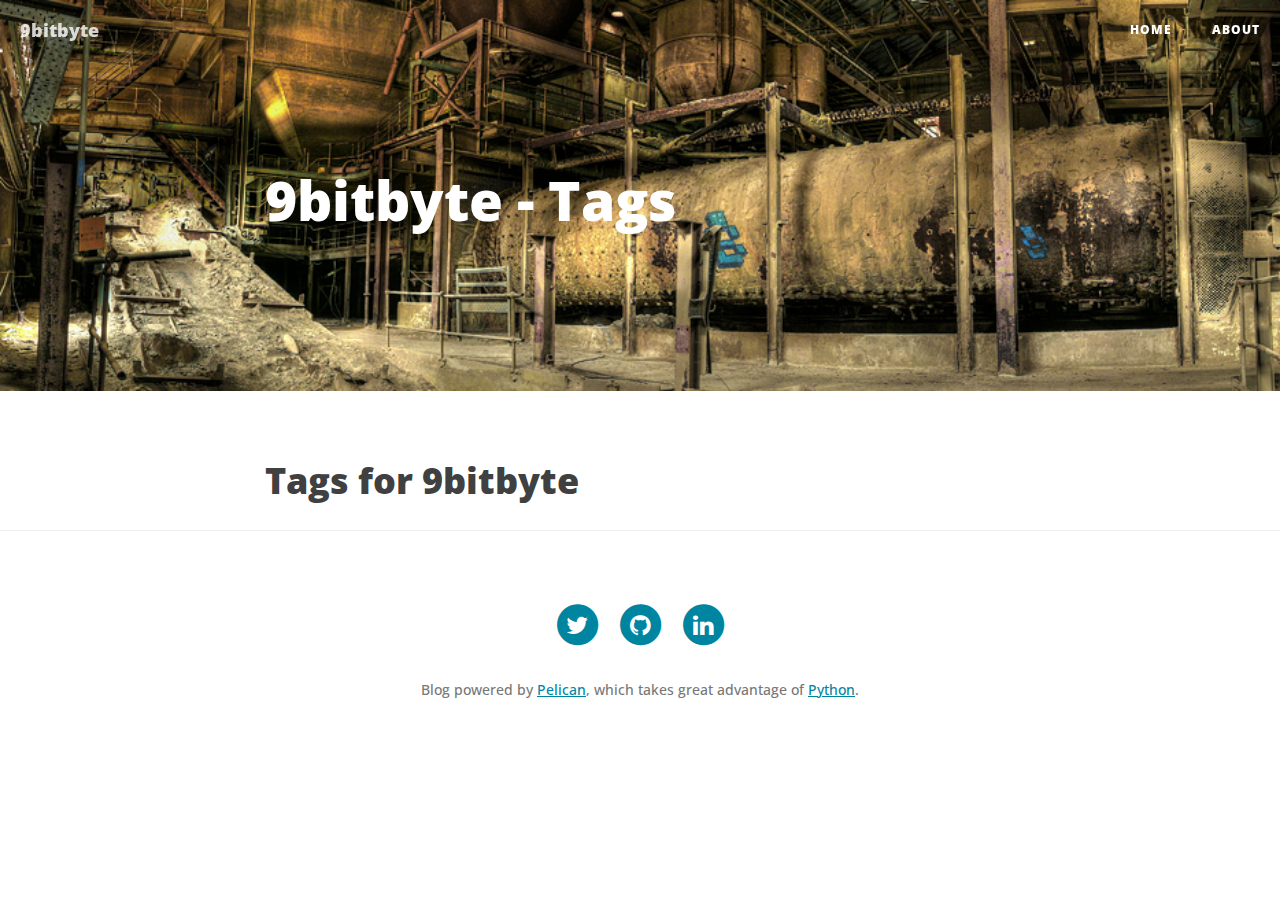
<file: tags.html>
<!DOCTYPE html>
<html lang="en">

<head>
        <meta charset="utf-8">
        <meta http-equiv="X-UA-Compatible" content="IE=edge">
        <meta name="viewport" content="width=device-width, initial-scale=1">


        <title>9bitbyte - Tags</title>

        <!-- Bootstrap Core CSS -->
        <link href="https://thomascrha.github.io/theme/css/bootstrap.min.css" rel="stylesheet">

        <!-- Custom CSS -->
        <link href="https://thomascrha.github.io/theme/css/clean-blog.min.css" rel="stylesheet">

        <!-- Code highlight color scheme -->
            <link href="https://thomascrha.github.io/theme/css/code_blocks/tomorrow_night.css" rel="stylesheet">


        <!-- Custom Fonts -->
        <link href="https://maxcdn.bootstrapcdn.com/font-awesome/4.5.0/css/font-awesome.min.css" rel="stylesheet" type="text/css">
        <link href='https://fonts.googleapis.com/css?family=Lora:400,700,400italic,700italic' rel='stylesheet' type='text/css'>
        <link href='https://fonts.googleapis.com/css?family=Open+Sans:300italic,400italic,600italic,700italic,800italic,400,300,600,700,800' rel='stylesheet' type='text/css'>

        <!-- HTML5 Shim and Respond.js IE8 support of HTML5 elements and media queries -->
        <!-- WARNING: Respond.js doesn't work if you view the page via file:// -->
        <!--[if lt IE 9]>
            <script src="https://oss.maxcdn.com/libs/html5shiv/3.7.0/html5shiv.js"></script>
            <script src="https://oss.maxcdn.com/libs/respond.js/1.4.2/respond.min.js"></script>
        <![endif]-->

                <meta property="og:locale" content="">
		<meta property="og:site_name" content="9bitbyte">
            <meta name="twitter:card" content="summary_large_image">
            <meta name="twitter:site" content="@bitbyte9">
            <meta name="twitter:title" content="9bitbyte">
            <meta name="twitter:description" content="coffee | code | solder">
                <meta name="twitter:image" content="https://thomascrha.github.io/images/background.jpg">
</head>

<body>

    <!-- Navigation -->
    <nav class="navbar navbar-default navbar-custom navbar-fixed-top">
        <div class="container-fluid">
            <!-- Brand and toggle get grouped for better mobile display -->
            <div class="navbar-header page-scroll">
                <button type="button" class="navbar-toggle" data-toggle="collapse" data-target="#bs-example-navbar-collapse-1">
                    <span class="sr-only">Toggle navigation</span>
                    <span class="icon-bar"></span>
                    <span class="icon-bar"></span>
                    <span class="icon-bar"></span>
                </button>
                <a class="navbar-brand" href="https://thomascrha.github.io/">9bitbyte</a>
            </div>

            <!-- Collect the nav links, forms, and other content for toggling -->
            <div class="collapse navbar-collapse" id="bs-example-navbar-collapse-1">
                <ul class="nav navbar-nav navbar-right">
                        <li><a href="/">Home</a></li>
                        <li><a href="/about/">About</a></li>

                </ul>
            </div>
            <!-- /.navbar-collapse -->
        </div>
        <!-- /.container -->
    </nav>

    <!-- Page Header -->
        <header class="intro-header" style="background-image: url('images/background.jpg')">
        <div class="container">
            <div class="row">
                <div class="col-lg-8 col-lg-offset-2 col-md-10 col-md-offset-1">
                    <div class="post-heading">
                        <h1>9bitbyte - Tags</h1>
                    </div>
                </div>
            </div>
        </div>
    </header>

    <!-- Main Content -->
    <div class="container">
        <div class="row">
            <div class="col-lg-8 col-lg-offset-2 col-md-10 col-md-offset-1">
    <h1>Tags for 9bitbyte</h1>            </div>
        </div>
    </div>

    <hr>

    <!-- Footer -->
    <footer>
        <div class="container">
            <div class="row">
                <div class="col-lg-8 col-lg-offset-2 col-md-10 col-md-offset-1">
                    <ul class="list-inline text-center">
                            <li>
                                <a href="http://twitter.com/bitbyte9">
                                    <span class="fa-stack fa-lg">
                                        <i class="fa fa-circle fa-stack-2x"></i>
                                        <i class="fa fa-twitter fa-stack-1x fa-inverse"></i>
                                    </span>
                                </a>
                            </li>
                            <li>
                                <a href="http://github.com/moosethemucha">
                                    <span class="fa-stack fa-lg">
                                        <i class="fa fa-circle fa-stack-2x"></i>
                                        <i class="fa fa-github fa-stack-1x fa-inverse"></i>
                                    </span>
                                </a>
                            </li>
                            <li>
                                <a href="https://linkedin.com/in/thomascrha">
                                    <span class="fa-stack fa-lg">
                                        <i class="fa fa-circle fa-stack-2x"></i>
                                        <i class="fa fa-linkedin fa-stack-1x fa-inverse"></i>
                                    </span>
                                </a>
                            </li>
                    </ul>
<p class="copyright text-muted">
    Blog powered by <a href="http://getpelican.com">Pelican</a>,
    which takes great advantage of <a href="http://python.org">Python</a>.
</p>                </div>
            </div>
        </div>
    </footer>

    <!-- jQuery -->
    <script src="https://thomascrha.github.io/theme/js/jquery.min.js"></script>

    <!-- Bootstrap Core JavaScript -->
    <script src="https://thomascrha.github.io/theme/js/bootstrap.min.js"></script>

        <!-- Custom Theme JavaScript -->
        <script src="https://thomascrha.github.io/theme/js/clean-blog.min.js"></script>

<script type="text/javascript">
    var disqus_shortname = 'thomascrha-github-io';
    (function () {
        var s = document.createElement('script'); s.async = true;
        s.type = 'text/javascript';
        s.src = '//' + disqus_shortname + '.disqus.com/count.js';
        (document.getElementsByTagName('HEAD')[0] || document.getElementsByTagName('BODY')[0]).appendChild(s);
    }());
</script>
</body>

</html>
</file>
